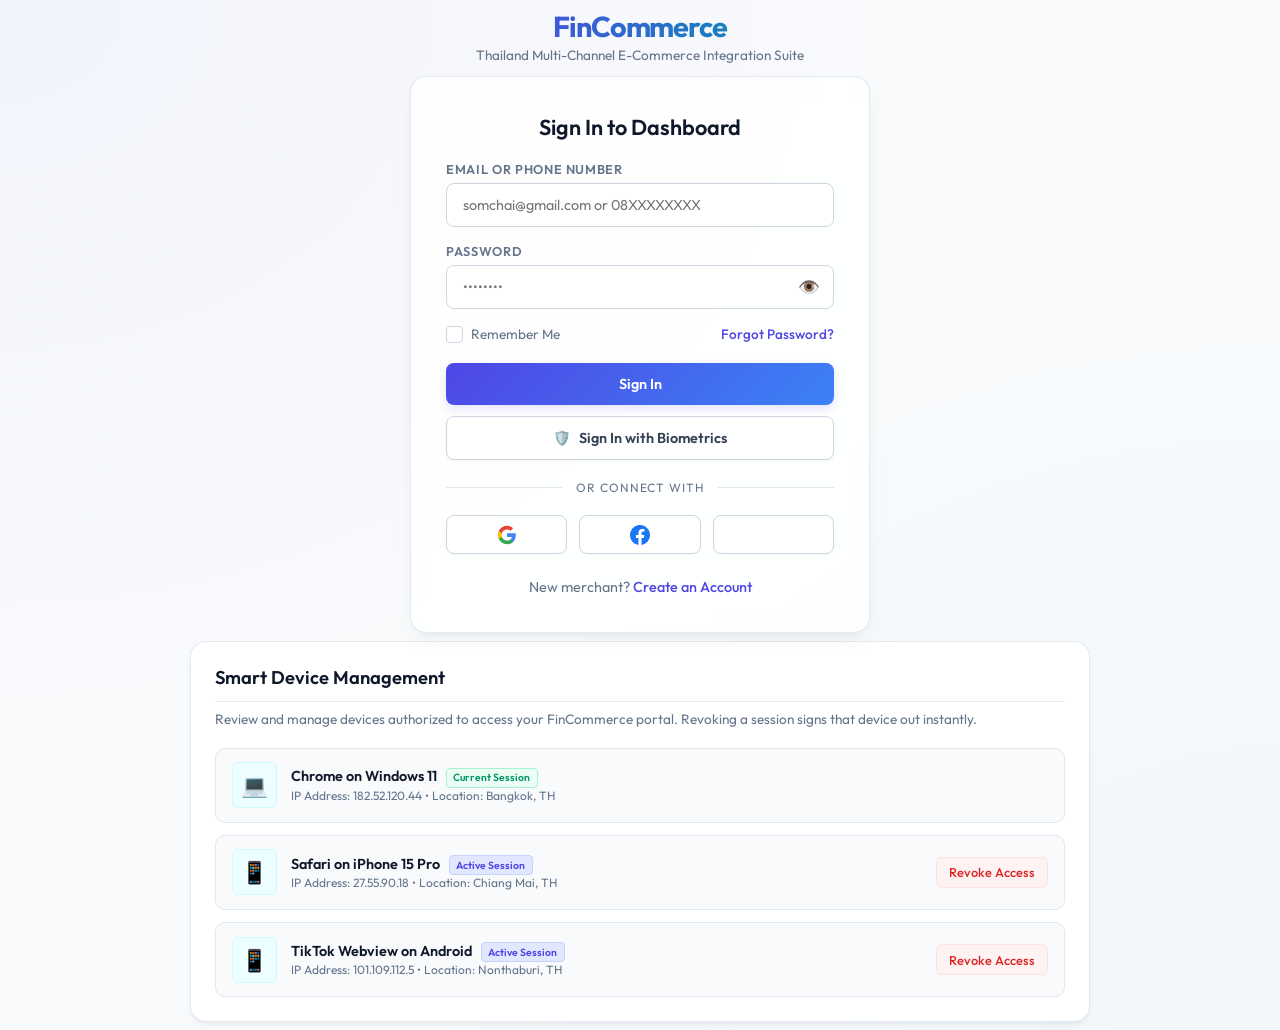
<file: web/index.html>
<!DOCTYPE html>
<html lang="en">
<head>
  <meta charset="UTF-8">
  <meta name="viewport" content="width=device-width, initial-scale=1.0">
  <meta name="description" content="Access the centralized merchant console for Lazada, Shopee, and TikTok Shop Thailand. Sync inventory, adjust pricing, and print invoices instantly.">
  <title>Login | FinCommerce - Multi-Channel Thailand E-Commerce Merchant SaaS</title>
  
  <link rel="stylesheet" href="styles.css">
</head>
<body>

  <!-- Header Section -->
  <header>
    <h1>FinCommerce</h1>
    <p>Thailand Multi-Channel E-Commerce Integration Suite</p>
  </header>

  <!-- Main Login & Dashboard Console Containers -->
  <main class="main-container">
    
    <!-- Primary Authentication Card -->
    <section class="glass-card" id="auth-card">
      
      <!-- Panel 1: Login Form -->
      <div id="login-panel" class="view-panel active">
        <h2 class="card-title">Sign In to Dashboard</h2>
        
        <!-- Social Login Connected State Badge -->
        <div id="social-profile-badge" style="display: none;">
          <!-- Rendered dynamically on successful Social Auth callback -->
        </div>
        
        <form id="login-form">
          
          <!-- Identity Input (Email / Phone) -->
          <div class="form-group">
            <label for="identity" class="form-label">Email or Phone Number</label>
            <div class="input-wrapper">
              <input type="text" id="identity" class="form-input" placeholder="somchai@gmail.com or 08XXXXXXXX" required>
            </div>
            <span id="identity-error" class="feedback-msg"></span>
          </div>

          <!-- Password Input -->
          <div class="form-group">
            <label for="password" class="form-label">Password</label>
            <div class="input-wrapper">
              <input type="password" id="password" class="form-input" placeholder="••••••••" required>
              <button type="button" id="password-toggle" class="input-icon-btn" title="Toggle password visibility">
                <span id="password-toggle-icon">👁️</span>
              </button>
            </div>
          </div>

          <!-- Failed Attempt / Captcha Triggers -->
          <div class="captcha-container" id="captcha-sec">
            <span style="font-size: 0.8rem; color: var(--color-warning);">Verify security:</span>
            <label class="checkbox-container" style="font-size: 0.85rem;">
              <input type="checkbox" id="captcha-checkbox">
              <span class="checkmark"></span>
              I am not a robot
            </label>
          </div>

          <!-- Remember Me & Forgot Password -->
          <div class="form-footer">
            <label class="checkbox-container">
              <input type="checkbox" id="remember-me">
              <span class="checkmark"></span>
              Remember Me
            </label>
            <a class="forgot-link" id="btn-forgot-trigger">Forgot Password?</a>
          </div>

          <!-- Sign In Actions -->
          <button type="submit" id="login-btn" class="btn btn-primary">Sign In</button>
          
          <button type="button" id="biometric-btn" class="btn btn-secondary">
            <span>🛡️</span> Sign In with Biometrics
          </button>
        </form>

        <div class="divider">Or Connect With</div>

        <!-- Social Sign Ins (Interactive Google, Facebook, TikTok Popups with SVGs) -->
        <div class="social-grid">
          <button type="button" class="social-btn google" data-provider="google" title="Login with Google">
            <svg viewBox="0 0 24 24" width="20" height="20" xmlns="http://www.w3.org/2000/svg">
              <path d="M22.56 12.25c0-.78-.07-1.53-.2-2.25H12v4.26h5.92c-.26 1.37-1.04 2.53-2.21 3.31v2.77h3.57c2.08-1.92 3.28-4.74 3.28-8.09z" fill="#4285F4"/>
              <path d="M12 23c2.97 0 5.46-.98 7.28-2.66l-3.57-2.77c-.98.66-2.23 1.06-3.71 1.06-2.86 0-5.29-1.93-6.16-4.53H2.18v2.84C3.99 20.53 7.7 23 12 23z" fill="#34A853"/>
              <path d="M5.84 14.09c-.22-.66-.35-1.36-.35-2.09s.13-1.43.35-2.09V7.06H2.18C1.43 8.55 1 10.22 1 12s.43 3.45 1.18 4.94l2.85-2.22.81-.63z" fill="#FBBC05"/>
              <path d="M12 5.38c1.62 0 3.06.56 4.21 1.64l3.15-3.15C17.45 2.09 14.97 1 12 1 7.7 1 3.99 3.47 2.18 7.06l3.66 2.84c.87-2.6 3.3-4.52 6.16-4.52z" fill="#EA4335"/>
            </svg>
          </button>
          <button type="button" class="social-btn facebook" data-provider="facebook" title="Login with Facebook">
            <svg viewBox="0 0 24 24" width="20" height="20" xmlns="http://www.w3.org/2000/svg" fill="#1877F2">
              <path d="M24 12.073c0-6.627-5.373-12-12-12s-12 5.373-12 12c0 5.99 4.388 10.954 10.125 11.854v-8.385H7.078v-3.47h3.047V9.43c0-3.007 1.792-4.669 4.533-4.669 1.312 0 2.686.235 2.686.235v2.953H15.83c-1.491 0-1.956.925-1.956 1.874v2.25h3.328l-.532 3.47h-2.796v8.385C19.612 23.027 24 18.062 24 12.073z"/>
            </svg>
          </button>
          <button type="button" class="social-btn tiktok" data-provider="tiktok" title="Login with TikTok">
            <svg viewBox="0 0 24 24" width="20" height="20" xmlns="http://www.w3.org/2000/svg" fill="#FFFFFF">
              <path d="M12.53.02C13.84 0 15.14.01 16.44 0c.08 1.53.63 3.09 1.75 4.17 1.12 1.11 2.7 1.62 4.24 1.79v4.03c-1.44-.07-2.88-.54-4.05-1.4-1.17-.86-1.96-2.18-2.22-3.61-.02 2.44-.01 4.88-.01 7.32 0 1.36-.27 2.77-.92 3.98-.65 1.21-1.68 2.2-2.91 2.77-1.23.57-2.65.77-3.99.57-1.34-.2-2.62-.89-3.56-1.87S3.2 15.22 3.04 13.88c-.16-1.34.02-2.76.57-3.99s1.51-2.28 2.72-2.92c1.21-.64 2.62-.91 3.98-.9v4.14c-1.07-.02-2.18.23-3.06.87-.88.64-1.42 1.7-1.46 2.8-.04 1.1.4 2.22 1.2 2.94.8.72 1.95 1.05 3.01.91 1.06-.14 2.01-.83 2.48-1.79.47-.96.55-2.09.55-3.15V.02h.1z"/>
            </svg>
          </button>
        </div>

        <p style="text-align: center; font-size: 0.9rem; color: var(--color-text-muted); margin-top: 1.5rem;">
          New merchant? <a href="register.html" class="forgot-link">Create an Account</a>
        </p>
      </div>

      <!-- Panel 2: Two-Step Verification View (Triggered dynamically) -->
      <div id="mfa-panel" class="view-panel">
        <h2 class="card-title">2-Step Verification</h2>
        <p style="text-align: center; font-size: 0.85rem; color: var(--color-text-muted); margin-bottom: 1rem;">
          Enter the 6-digit verification code sent to your device.
        </p>

        <form id="mfa-form">
          <div class="otp-container">
            <input type="text" maxlength="1" class="otp-input" pattern="[0-9]" inputmode="numeric" required>
            <input type="text" maxlength="1" class="otp-input" pattern="[0-9]" inputmode="numeric" required>
            <input type="text" maxlength="1" class="otp-input" pattern="[0-9]" inputmode="numeric" required>
            <input type="text" maxlength="1" class="otp-input" pattern="[0-9]" inputmode="numeric" required>
            <input type="text" maxlength="1" class="otp-input" pattern="[0-9]" inputmode="numeric" required>
            <input type="text" maxlength="1" class="otp-input" pattern="[0-9]" inputmode="numeric" required>
          </div>

          <div style="text-align: center; margin-bottom: 1.5rem; font-size: 0.9rem;">
            <span id="mfa-timer" style="color: var(--color-secondary); font-weight: 500;">01:00</span>
          </div>

          <button type="button" id="resend-otp" class="btn btn-secondary" style="margin-bottom: 0.5rem;" disabled>Resend Code</button>
          <button type="button" class="btn btn-primary" onclick="alert('Verification code bypass logic:\nPlease complete all 6 inputs to automatically verify.')">Verify Code</button>
        </form>
      </div>

    </section>

    <!-- Smart Device Management Console Card -->
    <section class="device-manager-card" id="device-console">
      <h3 style="font-size: 1.15rem; font-weight: 600; border-bottom: 1px solid var(--glass-border); padding-bottom: 0.75rem;">
        Smart Device Management
      </h3>
      <p style="font-size: 0.85rem; color: var(--color-text-muted); margin-top: 0.5rem;">
        Review and manage devices authorized to access your FinCommerce portal. Revoking a session signs that device out instantly.
      </p>

      <!-- Active sessions rendering node -->
      <div class="device-list" id="active-device-list">
        <!-- Javascript renders sessions here -->
      </div>
    </section>

  </main>

  <!-- Forgot Username & Password Self-Service Recovery Modal Overlay -->
  <div class="modal-overlay" id="recovery-modal">
    <div class="modal-content">
      <button class="modal-close-btn" id="recovery-modal-close" title="Close dialog">&times;</button>
      <h3 style="font-size: 1.25rem; margin-bottom: 1rem;">Account Recovery Center</h3>
      
      <!-- Nav tabs for recovery modes -->
      <div class="tab-nav">
        <button class="tab-btn active" id="tab-btn-email">Email Link Recovery</button>
        <button class="tab-btn" id="tab-btn-sms">SMS OTP Recovery</button>
      </div>

      <!-- Recovery Panel 1: Email Link -->
      <div class="modal-panel active" id="panel-email-recovery">
        <p style="font-size: 0.85rem; color: var(--color-text-muted); margin-bottom: 1rem;">
          Provide your registered merchant email address. We will email a secure, single-use login recovery link.
        </p>
        <form id="email-recovery-form">
          <div class="form-group">
            <label for="recovery-email-input" class="form-label">Email Address</label>
            <input type="email" id="recovery-email-input" class="form-input" placeholder="somchai@gmail.com" required>
          </div>
          <button type="submit" class="btn btn-primary">Dispatch Recovery Link</button>
        </form>
      </div>

      <!-- Recovery Panel 2: SMS OTP -->
      <div class="modal-panel" id="panel-sms-recovery">
        <p style="font-size: 0.85rem; color: var(--color-text-muted); margin-bottom: 1rem;">
          Provide your registered Thailand mobile phone number. We will dispatch a 6-digit verification code.
        </p>
        
        <!-- Sub-Step 1: Request OTP -->
        <div id="sms-step-request">
          <form id="sms-recovery-request-form">
            <div class="form-group">
              <label for="recovery-phone-input" class="form-label">Mobile Number</label>
              <input type="tel" id="recovery-phone-input" class="form-input" placeholder="08XXXXXXXX" required>
            </div>
            <button type="submit" class="btn btn-primary">Send OTP Code</button>
          </form>
        </div>

        <!-- Sub-Step 2: Enter OTP & Verify (Hidden initially) -->
        <div id="sms-step-verify" style="display: none;">
          <form id="sms-recovery-verify-form">
            <div class="form-group">
              <label for="recovery-otp-code" class="form-label">Enter 6-digit Code</label>
              <input type="text" id="recovery-otp-code" class="form-input" placeholder="123456" maxlength="6" pattern="[0-9]{6}" required>
            </div>
            <button type="submit" class="btn btn-primary">Verify Code</button>
          </form>
        </div>

        <!-- Sub-Step 3: Reset Password (Hidden initially) -->
        <div id="sms-step-reset" style="display: none;">
          <form id="sms-recovery-reset-form">
            <div class="form-group">
              <label for="recovery-new-password" class="form-label">Enter New Password</label>
              <input type="password" id="recovery-new-password" class="form-input" placeholder="••••••••" required>
              <span id="rec-pwd-strength-msg" class="feedback-msg"></span>
              <span id="rec-pwd-leak-msg" class="feedback-msg"></span>
            </div>
            <button type="submit" class="btn btn-primary">Reset Password</button>
          </form>
        </div>

      </div>
    </div>
  </div>

  <!-- Script Injection -->
  <script src="app.js"></script>
</body>
</html>
</file>
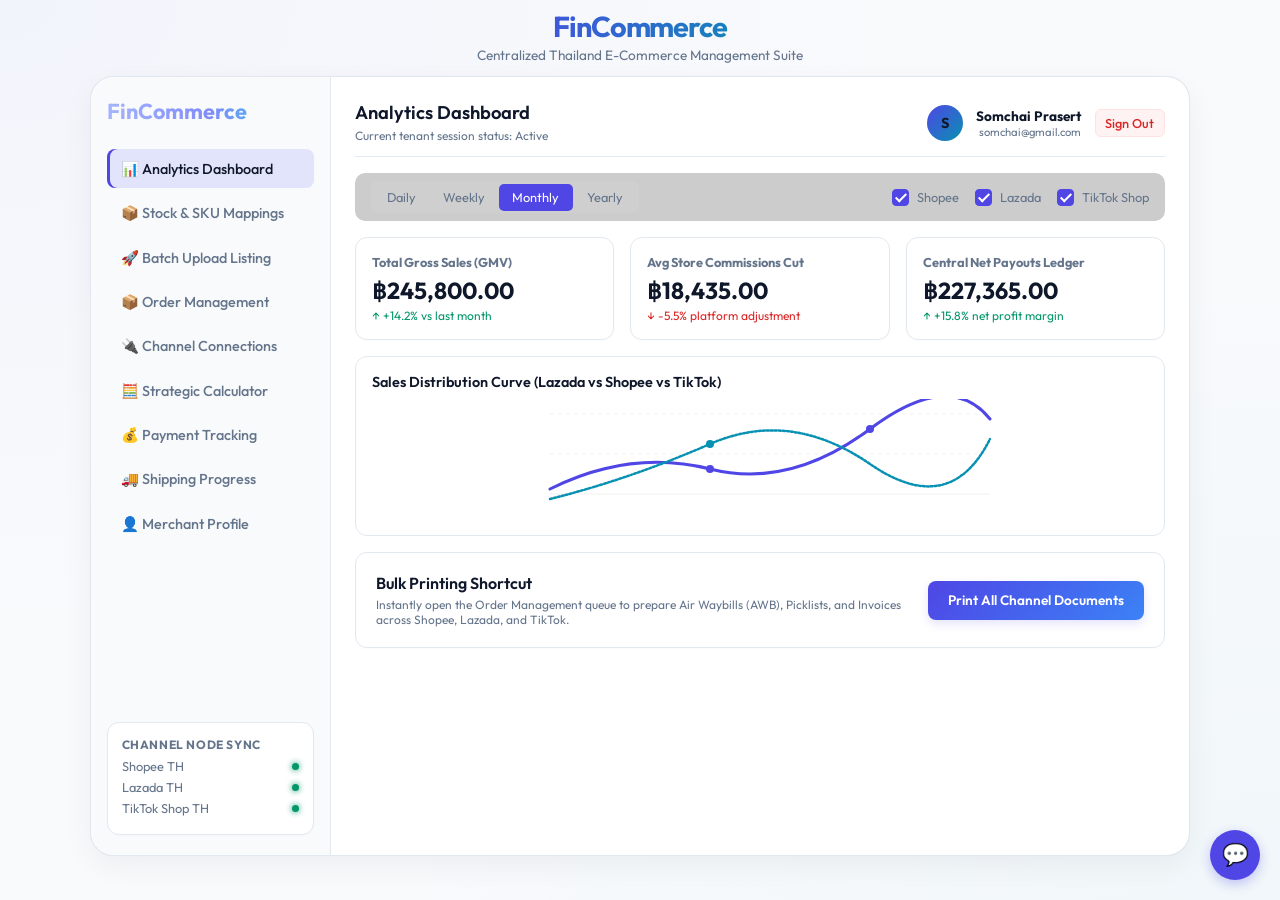
<file: web/dashboard.html>
<!DOCTYPE html>
<html lang="en">
<head>
  <meta charset="UTF-8">
  <meta name="viewport" content="width=device-width, initial-scale=1.0">
  <title>Dashboard | FinCommerce Multi-Channel Seller Portal</title>
  
  <link rel="stylesheet" href="styles.css">
  
  <!-- Add FontAwesome style or standard symbols inline -->
  <style>
    /* Dashboard specific layout structures */
    .dashboard-layout {
      display: flex;
      width: 100%;
      height: calc(100vh - 110px);
      max-height: 780px;
      background: var(--glass-bg);
      backdrop-filter: blur(20px);
      -webkit-backdrop-filter: blur(20px);
      border: 1px solid var(--glass-border);
      border-radius: 24px;
      overflow: hidden;
      box-shadow: 0 30px 60px rgba(0,0,0,0.5);
    }
    
    /* Sidebar Navigation */
    .sidebar {
      width: 240px;
      background: rgba(3, 7, 18, 0.6);
      border-right: 1px solid var(--glass-border);
      padding: 1.25rem 1rem;
      display: flex;
      flex-direction: column;
      gap: 1.5rem;
    }
    
    .sidebar-brand h2 {
      font-size: 1.35rem;
      font-weight: 700;
      background: linear-gradient(to right, #a5b4fc, #818cf8, #22d3ee);
      -webkit-background-clip: text;
      -webkit-text-fill-color: transparent;
    }
    
    .sidebar-menu {
      display: flex;
      flex-direction: column;
      gap: 0.35rem;
      list-style: none;
    }
    
    .menu-item button {
      width: 100%;
      background: none;
      border: none;
      color: var(--color-text-muted);
      font-family: inherit;
      font-size: 0.9rem;
      font-weight: 500;
      padding: 0.65rem 0.85rem;
      text-align: left;
      border-radius: 8px;
      cursor: pointer;
      display: flex;
      align-items: center;
      gap: 0.65rem;
      transition: var(--transition-smooth);
    }
    
    .menu-item.active button, .menu-item button:hover {
      background: rgba(99, 102, 241, 0.15);
      color: var(--color-text-main);
      box-shadow: inset 3px 0 0 var(--color-primary);
    }
    
    .channel-status-box {
      margin-top: auto;
      background: rgba(255,255,255,0.03);
      border: 1px solid var(--glass-border);
      border-radius: 12px;
      padding: 0.85rem;
    }
    
    .channel-status-box h4 {
      font-size: 0.75rem;
      color: var(--color-text-muted);
      text-transform: uppercase;
      letter-spacing: 0.05em;
      margin-bottom: 0.4rem;
    }
    
    .channel-indicator {
      display: flex;
      align-items: center;
      justify-content: space-between;
      font-size: 0.8rem;
      margin-bottom: 0.3rem;
    }
    
    .status-dot {
      width: 7px;
      height: 7px;
      border-radius: 50%;
      background: var(--color-success);
      box-shadow: 0 0 6px var(--color-success);
    }
    
    /* Content Panel */
    .content-area {
      flex: 1;
      padding: 1.5rem;
      display: flex;
      flex-direction: column;
      gap: 1rem;
      overflow-y: auto;
    }
    
    .content-header {
      display: flex;
      justify-content: space-between;
      align-items: center;
      border-bottom: 1px solid var(--glass-border);
      padding-bottom: 0.75rem;
    }
    
    .merchant-profile {
      display: flex;
      align-items: center;
      gap: 0.85rem;
    }
    
    .profile-pic {
      width: 36px;
      height: 36px;
      border-radius: 50%;
      background: linear-gradient(135deg, var(--color-primary), var(--color-secondary));
      display: flex;
      align-items: center;
      justify-content: center;
      font-weight: 700;
      font-size: 0.9rem;
    }
    
    /* Dynamic Panels */
    .dashboard-panel {
      display: none;
      animation: fadeIn 0.4s ease;
    }
    
    .dashboard-panel.active {
      display: block;
    }
    
    /* Analytics Cards Grid */
    .metrics-grid {
      display: grid;
      grid-template-columns: repeat(auto-fit, minmax(200px, 1fr));
      gap: 1rem;
      margin-bottom: 1rem;
    }
    
    .metric-card {
      background: rgba(255,255,255,0.03);
      border: 1px solid var(--glass-border);
      border-radius: 12px;
      padding: 1rem;
    }
    
    .metric-card h4 {
      color: var(--color-text-muted);
      font-size: 0.8rem;
      margin-bottom: 0.35rem;
    }
    
    .metric-card .value {
      font-size: 1.45rem;
      font-weight: 700;
      color: var(--color-text-main);
    }
    
    .metric-card .change {
      font-size: 0.75rem;
      margin-top: 0.2rem;
    }
    
    .change.positive { color: var(--color-success); }
    .change.negative { color: var(--color-error); }
    
    /* Toggle filter group */
    .filter-bar {
      display: flex;
      justify-content: space-between;
      align-items: center;
      background: rgba(0,0,0,0.2);
      padding: 0.5rem 1rem;
      border-radius: 10px;
      margin-bottom: 1rem;
      flex-wrap: wrap;
      gap: 0.85rem;
    }
    
    .toggle-buttons {
      display: flex;
      background: rgba(255,255,255,0.05);
      border-radius: 6px;
      padding: 0.15rem;
    }
    
    .toggle-btn {
      background: none;
      border: none;
      color: var(--color-text-muted);
      padding: 0.35rem 0.85rem;
      font-size: 0.8rem;
      cursor: pointer;
      border-radius: 5px;
      font-family: inherit;
      transition: var(--transition-smooth);
    }
    
    .toggle-btn.active {
      background: var(--color-primary);
      color: #fff;
    }
    
    .checkbox-group {
      display: flex;
      gap: 1rem;
    }
    
    /* SVG Chart */
    .chart-container {
      background: rgba(255,255,255,0.02);
      border: 1px solid var(--glass-border);
      border-radius: 12px;
      padding: 1rem;
      margin-bottom: 1rem;
    }
    
    .chart-wrapper {
      position: relative;
      height: 120px;
      width: 100%;
    }
    
    /* Tables */
    .data-table-container {
      width: 100%;
      overflow-x: auto;
      background: rgba(0, 0, 0, 0.2);
      border-radius: 12px;
      border: 1px solid var(--glass-border);
    }
    
    .data-table {
      width: 100%;
      border-collapse: collapse;
      text-align: left;
      font-size: 0.85rem;
    }
    
    .data-table th {
      background: rgba(99, 102, 241, 0.15);
      color: var(--color-text-main);
      padding: 0.75rem 1rem;
      font-weight: 600;
      border-bottom: 1px solid var(--glass-border);
    }
    
    .data-table td {
      padding: 0.75rem 1rem;
      border-bottom: 1px solid rgba(255,255,255,0.03);
      color: var(--color-text-muted);
    }
    
    .data-table tr:hover td {
      background: rgba(255,255,255,0.02);
      color: var(--color-text-main);
    }
    
    .table-mapping-box {
      font-size: 0.7rem;
      background: rgba(255,255,255,0.05);
      padding: 0.2rem 0.4rem;
      border-radius: 4px;
      display: inline-block;
      margin-right: 0.2rem;
    }
    
    /* strategic pricing calculator */
    .calculator-grid {
      display: grid;
      grid-template-columns: 1fr 1fr;
      gap: 1.5rem;
    }
    
    .slider-group {
      margin-bottom: 1.25rem;
    }
    
    .slider-header {
      display: flex;
      justify-content: space-between;
      margin-bottom: 0.4rem;
      font-size: 0.85rem;
    }
    
    .calc-slider {
      width: 100%;
      -webkit-appearance: none;
      background: rgba(255,255,255,0.1);
      height: 5px;
      border-radius: 2px;
      outline: none;
    }
    
    .calc-slider::-webkit-slider-thumb {
      -webkit-appearance: none;
      width: 16px;
      height: 16px;
      border-radius: 50%;
      background: var(--color-secondary);
      cursor: pointer;
      box-shadow: 0 0 6px var(--color-secondary);
      transition: var(--transition-smooth);
    }
    
    .calc-result-box {
      background: rgba(99, 102, 241, 0.08);
      border: 1.5px dashed var(--color-primary);
      border-radius: 12px;
      padding: 1.5rem;
      display: flex;
      flex-direction: column;
      justify-content: center;
      align-items: center;
      gap: 1rem;
    }
    
    /* Print fulfillment logs panel */
    .print-console {
      background: rgba(0,0,0,0.5);
      border: 1px solid var(--glass-border);
      border-radius: 10px;
      padding: 0.75rem;
      font-family: 'Courier New', Courier, monospace;
      font-size: 0.75rem;
      height: 80px;
      overflow-y: auto;
      color: #34d399;
    }
    
    /* Alert Settings overlay dialog */
    .alert-config-overlay {
      position: fixed;
      top: 0; left: 0; width: 100%; height: 100%;
      background: rgba(3, 7, 18, 0.8);
      backdrop-filter: blur(8px);
      z-index: 1000;
      display: none;
      align-items: center;
      justify-content: center;
    }
    .alert-config-overlay.active {
      display: flex;
    }
  </style>
</head>
<body>

  <!-- Header Section -->
  <header style="margin-bottom: 0.75rem;">
    <h1 style="font-size: 1.8rem;">FinCommerce</h1>
    <p style="font-size: 0.85rem; margin-top: 0.15rem;">Centralized Thailand E-Commerce Management Suite</p>
  </header>

  <!-- Main Container Layout -->
  <main class="main-container" style="max-width: 1100px; gap: 0;">
    
    <div class="dashboard-layout">
      
      <!-- 1. Left Sidebar Navigation -->
      <aside class="sidebar">
        <div class="sidebar-brand">
          <h2>FinCommerce</h2>
        </div>
        
        <ul class="sidebar-menu">
          <li class="menu-item active" data-target="panel-analytics">
            <button>📊 Analytics Dashboard</button>
          </li>
          <li class="menu-item" data-target="panel-inventory">
            <button>📦 Stock & SKU Mappings</button>
          </li>
          <li class="menu-item" data-target="panel-uploads">
            <button>🚀 Batch Upload Listing</button>
          </li>
          <li class="menu-item" data-target="panel-orders">
            <button>📦 Order Management</button>
          </li>
          <li class="menu-item" data-target="panel-connections">
            <button>🔌 Channel Connections</button>
          </li>
          <li class="menu-item" data-target="panel-calculator">
            <button>🧮 Strategic Calculator</button>
          </li>
          <li class="menu-item" data-target="panel-payments">
            <button>💰 Payment Tracking</button>
          </li>
          <li class="menu-item" data-target="panel-shipping">
            <button>🚚 Shipping Progress</button>
          </li>
          <li class="menu-item" data-target="panel-profile">
            <button>👤 Merchant Profile</button>
          </li>
        </ul>
        
        <!-- Live Store Sync Indicators -->
        <div class="channel-status-box">
          <h4>Channel Node Sync</h4>
          <div class="channel-indicator">
            <span>Shopee TH</span>
            <span class="status-dot"></span>
          </div>
          <div class="channel-indicator">
            <span>Lazada TH</span>
            <span class="status-dot"></span>
          </div>
          <div class="channel-indicator">
            <span>TikTok Shop TH</span>
            <span class="status-dot"></span>
          </div>
        </div>
      </aside>

      <!-- 2. Main Content Panels -->
      <section class="content-area">
        
        <!-- Top Navbar -->
        <div class="content-header">
          <div>
            <h2 id="active-panel-title" style="font-size: 1.15rem; font-weight: 600;">Analytics Dashboard</h2>
            <span style="font-size: 0.75rem; color: var(--color-text-muted);">Current tenant session status: Active</span>
          </div>
          
          <div class="merchant-profile">
            <div class="profile-pic">S</div>
            <div style="text-align: right;">
              <h4 style="font-size: 0.85rem;" id="nav-merchant-name">Somchai Prasert</h4>
              <p style="font-size: 0.7rem; color: var(--color-text-muted);" id="nav-merchant-email">somchai@gmail.com</p>
            </div>
            <button class="revoke-btn" style="padding: 0.3rem 0.6rem; font-size: 0.8rem;" onclick="location.href='index.html'">Sign Out</button>
          </div>
        </div>

        <!-- Panel 1: Analytics & Reports (Default) -->
        <div id="panel-analytics" class="dashboard-panel active">
          
          <!-- Filters (Daily/Weekly/Monthly + Platform exclusions) -->
          <div class="filter-bar">
            <div class="toggle-buttons">
              <button class="toggle-btn" data-time="daily">Daily</button>
              <button class="toggle-btn" data-time="weekly">Weekly</button>
              <button class="toggle-btn active" data-time="monthly">Monthly</button>
              <button class="toggle-btn" data-time="yearly">Yearly</button>
            </div>
            
            <div class="checkbox-group">
              <label class="checkbox-container" style="font-size: 0.8rem;">
                <input type="checkbox" checked id="filter-shopee">
                <span class="checkmark"></span>
                Shopee
              </label>
              <label class="checkbox-container" style="font-size: 0.8rem;">
                <input type="checkbox" checked id="filter-lazada">
                <span class="checkmark"></span>
                Lazada
              </label>
              <label class="checkbox-container" style="font-size: 0.8rem;">
                <input type="checkbox" checked id="filter-tiktok">
                <span class="checkmark"></span>
                TikTok Shop
              </label>
            </div>
          </div>

          <!-- Payout Metrics Cards -->
          <div class="metrics-grid">
            <div class="metric-card">
              <h4>Total Gross Sales (GMV)</h4>
              <div class="value" id="val-gmv">฿245,800.00</div>
              <div class="change positive">↑ +14.2% vs last month</div>
            </div>
            <div class="metric-card">
              <h4>Avg Store Commissions Cut</h4>
              <div class="value" id="val-commission">฿18,435.00</div>
              <div class="change negative">↓ -5.5% platform adjustment</div>
            </div>
            <div class="metric-card">
              <h4>Central Net Payouts Ledger</h4>
              <div class="value" id="val-payout">฿227,365.00</div>
              <div class="change positive">↑ +15.8% net profit margin</div>
            </div>
          </div>

          <!-- Dynamic SVG Sales Chart -->
          <div class="chart-container">
            <h3 style="font-size: 0.9rem; font-weight: 600; margin-bottom: 0.5rem;">Sales Distribution Curve (Lazada vs Shopee vs TikTok)</h3>
            <div class="chart-wrapper">
              <!-- Custom Animated SVG Chart -->
              <svg viewBox="0 0 500 120" width="100%" height="100%" xmlns="http://www.w3.org/2000/svg">
                <!-- Grid Lines -->
                <line x1="40" y1="15" x2="480" y2="15" stroke="rgba(255,255,255,0.05)" stroke-dasharray="4"/>
                <line x1="40" y1="55" x2="480" y2="55" stroke="rgba(255,255,255,0.05)" stroke-dasharray="4"/>
                <line x1="40" y1="95" x2="480" y2="95" stroke="rgba(255,255,255,0.08)"/>
                
                <!-- Graph Lines -->
                <path d="M40,90 Q120,50 200,70 T360,30 T480,20" fill="none" stroke="var(--color-primary)" stroke-width="3" stroke-linecap="round"/>
                <path d="M40,100 Q120,80 200,45 T360,65 T480,40" fill="none" stroke="var(--color-secondary)" stroke-width="2.5" stroke-linecap="round" stroke-dasharray="2"/>
                
                <!-- Points overlay -->
                <circle cx="200" cy="70" r="4" fill="var(--color-primary)"/>
                <circle cx="360" cy="30" r="4" fill="var(--color-primary)"/>
                <circle cx="200" cy="45" r="4" fill="var(--color-secondary)"/>
              </svg>
            </div>
          </div>

          <!-- Bulk Print AWB invoices queue panel (PP-10) -->
          <div class="metrics-grid" style="grid-template-columns: 1fr; margin-bottom: 0;">
            <div class="metric-card" style="display: flex; flex-direction: row; justify-content: space-between; align-items: center; gap: 1rem; padding: 1.25rem; flex-wrap: wrap;">
              <div style="flex: 1; min-width: 250px;">
                <h3 style="font-size: 1rem; font-weight: 600; margin-bottom: 0.25rem;">Bulk Printing Shortcut</h3>
                <p style="font-size: 0.75rem; color: var(--color-text-muted); margin: 0;">
                  Instantly open the Order Management queue to prepare Air Waybills (AWB), Picklists, and Invoices across Shopee, Lazada, and TikTok.
                </p>
              </div>
              <button class="btn btn-primary" id="btn-bulk-print" style="padding: 0.65rem 1.25rem; font-size: 0.85rem; margin: 0; width: auto; flex-shrink: 0;">Print All Channel Documents</button>
            </div>
          </div>

        </div>

        <!-- Panel 2: Stock & SKU Mappings -->
        <div id="panel-inventory" class="dashboard-panel">
          <div class="metrics-grid" style="grid-template-columns: 2fr 1.2fr; gap: 1rem; align-items: start;">
            
            <!-- Left Side: SKU catalog search and table -->
            <div class="metric-card" style="background: #ffffff; padding: 1.25rem;">
              <div class="filter-bar" style="justify-content: space-between; margin-bottom: 1rem; padding: 0;">
                <input type="text" id="inventory-search" class="form-input" style="max-width: 200px; padding: 0.45rem 0.85rem; font-size: 0.85rem;" placeholder="Search SKU or Name...">
                <div style="display: flex; gap: 0.4rem;">
                  <button class="btn btn-primary" style="width: auto; padding: 0.45rem 0.85rem; font-size: 0.8rem; margin: 0;" id="btn-add-product">
                    <span>➕</span> Add Product
                  </button>
                  <button class="btn btn-secondary" style="width: auto; padding: 0.45rem 0.85rem; font-size: 0.8rem; margin: 0;" id="btn-trigger-alert-modal">
                    <span>🔔</span> Config Alerts
                  </button>
                </div>
              </div>

              <div class="data-table-container">
                <table class="data-table" style="font-size: 0.8rem;">
                  <thead>
                    <tr>
                      <th>Master SKU</th>
                      <th>Product Name</th>
                      <th>Central Stock</th>
                      <th>Linked Platform Nodes</th>
                      <th>Price</th>
                      <th>Competitors</th>
                      <th style="text-align: center;">Actions</th>
                    </tr>
                  </thead>
                  <tbody id="inventory-table-body">
                    <!-- Dynamically populated by app.js -->
                  </tbody>
                </table>
              </div>
            </div>

            <!-- Right Side: Multi-Channel Listing Publisher (Individual Upload) -->
            <div class="metric-card" style="background: #ffffff; padding: 1.25rem;">
              <h3 style="font-size: 0.95rem; margin-bottom: 0.5rem; color: var(--color-primary); display: flex; align-items: center; gap: 0.3rem;">
                <span>🚀</span> Multi-Channel Publisher
              </h3>
              <p style="font-size: 0.75rem; color: var(--color-text-muted); margin-bottom: 1rem;">
                Manually publish a single master SKU catalog product to your Shopee, Lazada, and TikTok shop nodes in one submit.
              </p>
              
              <form id="batch-upload-form">
                <div class="form-group" style="margin-bottom: 0.75rem;">
                  <label class="form-label" style="font-size: 0.75rem;">Product Title</label>
                  <input type="text" id="single-pub-title" class="form-input" style="padding: 0.5rem; font-size: 0.8rem;" placeholder="Enter product display name" required>
                </div>
                
                <div class="metrics-grid" style="grid-template-columns: 1fr 1fr; margin-bottom: 0; gap: 0.5rem;">
                  <div class="form-group" style="margin-bottom: 0.75rem;">
                    <label class="form-label" style="font-size: 0.75rem;">Master Price (THB)</label>
                    <input type="number" id="single-pub-price" class="form-input" style="padding: 0.5rem; font-size: 0.8rem;" placeholder="299" required>
                  </div>
                  <div class="form-group" style="margin-bottom: 0.75rem;">
                    <label class="form-label" style="font-size: 0.75rem;">Warehouse Stock</label>
                    <input type="number" id="single-pub-stock" class="form-input" style="padding: 0.5rem; font-size: 0.8rem;" placeholder="100" required>
                  </div>
                </div>

                <div class="form-group" style="margin-bottom: 0.75rem;">
                  <label class="form-label" style="font-size: 0.75rem;">Target Connected Store Nodes</label>
                  <div class="checkbox-group" style="margin-top: 0.25rem;">
                    <label class="checkbox-container" style="font-size: 0.75rem;">
                      <input type="checkbox" checked id="pub-shopee">
                      <span class="checkmark"></span>
                      Shopee TH
                    </label>
                    <label class="checkbox-container" style="font-size: 0.75rem;">
                      <input type="checkbox" checked id="pub-lazada">
                      <span class="checkmark"></span>
                      Lazada TH
                    </label>
                    <label class="checkbox-container" style="font-size: 0.75rem;">
                      <input type="checkbox" checked id="pub-tiktok">
                      <span class="checkmark"></span>
                      TikTok TH
                    </label>
                  </div>
                </div>

                <button type="submit" class="btn btn-primary" style="padding: 0.65rem; font-size: 0.85rem; margin-top: 0.5rem; width: 100%;">Publish to Selected Platforms</button>
              </form>
            </div>

          </div>
        </div>

        <!-- Panel 3: Batch Upload Listing -->
        <div id="panel-uploads" class="dashboard-panel">
          <div class="metrics-grid" style="grid-template-columns: 1fr; gap: 1rem;">
            
            <!-- Bulk Upload Container Card -->
            <div class="metric-card" style="display: flex; flex-direction: column; justify-content: space-between; gap: 1.25rem; background: #ffffff; padding: 1.5rem;">
              <div>
                <h3 style="font-size: 1.05rem; margin-bottom: 0.4rem; color: var(--color-primary);">Bulk Excel CSV Upload</h3>
                <p style="font-size: 0.8rem; color: var(--color-text-muted);">
                  Configure target platform checkboxes, then drag and drop your completed catalog Excel/CSV templates to execute bulk mappings.
                </p>
              </div>

              <!-- Checkbox selection for Batch Excel Upload -->
              <div class="form-group" style="margin-bottom: 0.25rem;">
                <label class="form-label" style="font-size: 0.8rem; font-weight:600;">Sync Excel Rows To:</label>
                <div class="checkbox-group" style="margin-top: 0.4rem;">
                  <label class="checkbox-container" style="font-size: 0.8rem;">
                    <input type="checkbox" checked id="batch-shopee">
                    <span class="checkmark"></span>
                    Shopee TH
                  </label>
                  <label class="checkbox-container" style="font-size: 0.8rem;">
                    <input type="checkbox" checked id="batch-lazada">
                    <span class="checkmark"></span>
                    Lazada TH
                  </label>
                  <label class="checkbox-container" style="font-size: 0.8rem;">
                    <input type="checkbox" checked id="batch-tiktok">
                    <span class="checkmark"></span>
                    TikTok TH
                  </label>
                </div>
              </div>
              
              <!-- Drag and drop zone -->
              <div id="excel-drop-zone" style="border: 2px dashed var(--glass-border); border-radius: 12px; padding: 2.5rem 2rem; text-align: center; cursor: pointer; background: rgba(255,255,255,0.01);" onclick="document.getElementById('excel-file-input').click()">
                <input type="file" id="excel-file-input" style="display: none;" accept=".xlsx, .xls, .csv">
                <span style="font-size: 2rem;">📤</span>
                <p style="font-size: 0.8rem; margin-top: 0.5rem; color: var(--color-text-muted);" id="excel-drop-text">Drag & Drop spreadsheet here or click to browse files</p>
              </div>
            </div>

          </div>

          <!-- Batch Upload User Guide & Excel Template Schema -->
          <div class="metric-card" style="margin-top: 1rem;">
            <h3 style="font-size: 0.95rem; margin-bottom: 0.5rem; color: var(--color-primary); display: flex; align-items: center; gap: 0.4rem;">
              <span>📋</span> Batch Upload Template Instructions
            </h3>
            <p style="font-size: 0.75rem; color: var(--color-text-muted); margin-bottom: 0.75rem;">
              Please format your catalog Excel/CSV document with the exact column headers shown below before dragging it into the upload box:
            </p>
            
            <div class="data-table-container" style="margin-bottom: 0.75rem; max-height: 160px; overflow-y: auto;">
              <table class="data-table" style="font-size: 0.75rem;">
                <thead>
                  <tr>
                    <th>Header Column</th>
                    <th>Data Type</th>
                    <th>Required</th>
                    <th>Sample Entry</th>
                    <th>Mapping Action & Rules</th>
                  </tr>
                </thead>
                <tbody>
                  <tr>
                    <td style="font-weight:600; color:var(--color-text-main);">master_sku</td>
                    <td>String</td>
                    <td>Yes</td>
                    <td><code>FIN-T-RED</code></td>
                    <td>Central unique SKU map key. Used to sync stock adjustments.</td>
                  </tr>
                  <tr>
                    <td style="font-weight:600; color:var(--color-text-main);">product_name</td>
                    <td>String</td>
                    <td>Yes</td>
                    <td><code>Premium Red T-Shirt</code></td>
                    <td>Display title used when creating listings.</td>
                  </tr>
                  <tr>
                    <td style="font-weight:600; color:var(--color-text-main);">cost_price</td>
                    <td>Decimal</td>
                    <td>Yes</td>
                    <td><code>150.00</code></td>
                    <td>Cost of goods (COGS) used for margin alerts.</td>
                  </tr>
                  <tr>
                    <td style="font-weight:600; color:var(--color-text-main);">selling_price</td>
                    <td>Decimal</td>
                    <td>Yes</td>
                    <td><code>299.00</code></td>
                    <td>Listing price published to selected shop fronts.</td>
                  </tr>
                  <tr>
                    <td style="font-weight:600; color:var(--color-text-main);">stock_level</td>
                    <td>Integer</td>
                    <td>Yes</td>
                    <td><code>142</code></td>
                    <td>Physical warehouse inventory count to allocate.</td>
                  </tr>
                  <tr>
                    <td style="font-weight:600; color:var(--color-text-main);">shopee_sku</td>
                    <td>String</td>
                    <td>No</td>
                    <td><code>SH-RED-T</code></td>
                    <td>Optional custom mapping ID on Shopee front.</td>
                  </tr>
                  <tr>
                    <td style="font-weight:600; color:var(--color-text-main);">lazada_sku</td>
                    <td>String</td>
                    <td>No</td>
                    <td><code>LZ-RED-T</code></td>
                    <td>Optional custom mapping ID on Lazada front.</td>
                  </tr>
                  <tr>
                    <td style="font-weight:600; color:var(--color-text-main);">tiktok_sku</td>
                    <td>String</td>
                    <td>No</td>
                    <td><code>TT-RED-T</code></td>
                    <td>Optional custom mapping ID on TikTok front.</td>
                  </tr>
                </tbody>
              </table>
            </div>

            <div style="display: flex; justify-content: space-between; align-items: center; flex-wrap: wrap; gap: 0.5rem;">
              <span style="font-size: 0.75rem; color: var(--color-text-muted);">
                💡 Tip: Download our empty spreadsheet, fill in your product catalog, select target shops above, and upload.
              </span>
              <button type="button" class="btn btn-secondary" style="width: auto; padding: 0.35rem 0.75rem; font-size: 0.75rem; margin: 0; display: flex; align-items: center; gap: 0.3rem;" onclick="downloadSampleTemplate()">
                <span>📥</span> Download Template (.csv)
              </button>
            </div>
          </div>

        <!-- Panel 10: Order Management Dashboard -->
        <div id="panel-orders" class="dashboard-panel">
          <div style="margin-bottom: 1.25rem;">
            <h2 style="font-size: 1.25rem; font-weight: 600; color: var(--color-text-main);">Order Management Dashboard</h2>
            <p style="font-size: 0.8rem; color: var(--color-text-muted);">Process multi-channel buyer orders. Accept bookings, cancel transactions, and print logistic packages.</p>
          </div>

          <!-- Multi-action Command Bar -->
          <div class="metric-card" style="background: #ffffff; padding: 1rem; margin-bottom: 1rem;">
            <div style="display: flex; justify-content: space-between; align-items: center; flex-wrap: wrap; gap: 0.75rem;">
              <div style="display: flex; gap: 0.5rem; flex: 1; min-width: 250px;">
                <input type="text" id="order-search" class="form-input" style="padding: 0.45rem 0.85rem; font-size: 0.8rem; max-width: 250px;" placeholder="Search Order ID or Name...">
                <select id="order-status-filter" class="form-input" style="max-width: 150px; padding: 0.45rem; font-size: 0.8rem;">
                  <option value="ALL">All Statuses</option>
                  <option value="New Order">New Order</option>
                  <option value="Ready to Ship">Ready to Ship</option>
                  <option value="Shipped">Shipped</option>
                  <option value="Cancelled">Cancelled</option>
                </select>
              </div>
              <div style="display: flex; gap: 0.5rem; flex-wrap: wrap;">
                <button type="button" id="btn-accept-selected" class="btn btn-primary" style="padding: 0.45rem 0.85rem; font-size: 0.75rem; margin: 0; width: auto;">Accept Selected</button>
                <button type="button" id="btn-print-awb" class="btn btn-secondary" style="padding: 0.45rem 0.85rem; font-size: 0.75rem; margin: 0; width: auto; border-color: var(--color-primary); color: var(--color-primary);">Print AWB</button>
                <button type="button" id="btn-print-invoice" class="btn btn-secondary" style="padding: 0.45rem 0.85rem; font-size: 0.75rem; margin: 0; width: auto; border-color: var(--color-secondary); color: var(--color-secondary);">Print Invoice</button>
                <button type="button" id="btn-print-picklist" class="btn btn-secondary" style="padding: 0.45rem 0.85rem; font-size: 0.75rem; margin: 0; width: auto;">Print Picklist</button>
              </div>
            </div>
          </div>

          <!-- Document Printing Live Console Log Box -->
          <div class="metric-card" style="background: #0f172a; color: #38bdf8; font-family: monospace; font-size: 0.75rem; padding: 1rem; border-radius: 12px; margin-bottom: 1rem; display: none;" id="order-print-console">
            <div style="display: flex; justify-content: space-between; border-bottom: 1px solid #334155; padding-bottom: 0.35rem; margin-bottom: 0.5rem; color: #94a3b8;">
              <span>Thermal Printing Queue Logs</span>
              <button id="close-print-console" style="background: none; border: none; color: #ef4444; font-weight: bold; cursor: pointer; font-size: 0.95rem; line-height:1;">&times;</button>
            </div>
            <div id="order-print-log-lines" style="max-height: 120px; overflow-y: auto; display: flex; flex-direction: column; gap: 0.25rem;">
              <!-- Compilation output rows injected by JS -->
            </div>
          </div>

          <!-- Main Orders Grid Table -->
          <div class="metric-card" style="background: #ffffff; padding: 1.25rem;">
            <div class="data-table-container" style="max-height: 250px; overflow-y: auto;">
              <table class="data-table" style="font-size: 0.75rem;">
                <thead>
                  <tr>
                    <th style="width: 30px; text-align: center;"><input type="checkbox" id="orders-select-all"></th>
                    <th>Order ID</th>
                    <th>Customer Name</th>
                    <th>Channel</th>
                    <th>Order Date</th>
                    <th>Total Amount</th>
                    <th>Payment Method</th>
                    <th>Current Status</th>
                    <th style="text-align: center;">Order Actions</th>
                  </tr>
                </thead>
                <tbody id="orders-table-body">
                  <!-- Dynamic order rows populated by app.js -->
                </tbody>
              </table>
            </div>
          </div>
        </div>

        <!-- Panel 4: Store Connections -->
        <div id="panel-connections" class="dashboard-panel">
          <div class="metrics-grid" style="grid-template-columns: 1fr;">
            
            <div class="metric-card" style="display: flex; justify-content: space-between; align-items: center; padding: 1rem;">
              <div>
                <h4 style="color:var(--color-text-main); font-size:0.95rem; font-weight:600;">Shopee Thailand</h4>
                <p style="font-size: 0.75rem; color: var(--color-text-muted);">Store ID: sh_th_99011 • Connected</p>
              </div>
              <button class="btn btn-secondary" style="width:auto; padding: 0.4rem 0.85rem; font-size: 0.8rem;" onclick="alert('Redirecting to Shopee Open Partner Oauth gateway...')">Re-auth Store</button>
            </div>

            <div class="metric-card" style="display: flex; justify-content: space-between; align-items: center; padding: 1rem;">
              <div>
                <h4 style="color:var(--color-text-main); font-size:0.95rem; font-weight:600;">Lazada Thailand</h4>
                <p style="font-size: 0.75rem; color: var(--color-text-muted);">Store ID: lz_th_00284 • Connected</p>
              </div>
              <button class="btn btn-secondary" style="width:auto; padding: 0.4rem 0.85rem; font-size: 0.8rem;" onclick="alert('Redirecting to Lazada Open Platform Oauth gateway...')">Re-auth Store</button>
            </div>

            <div class="metric-card" style="display: flex; justify-content: space-between; align-items: center; padding: 1rem;">
              <div>
                <h4 style="color:var(--color-text-main); font-size:0.95rem; font-weight:600;">TikTok Shop Thailand</h4>
                <p style="font-size: 0.75rem; color: var(--color-text-muted);">Store ID: tt_th_88102 • Connected</p>
              </div>
              <button class="btn btn-secondary" style="width:auto; padding: 0.4rem 0.85rem; font-size: 0.8rem;" onclick="alert('Redirecting to TikTok Service Oauth gateway...')">Re-auth Store</button>
            </div>

          </div>
        </div>

        <!-- Panel 5: Strategic pricing calculator -->
        <div id="panel-calculator" class="dashboard-panel">
          <div class="calculator-grid">
            
            <div class="metric-card">
              <h3 style="font-size: 1rem; margin-bottom: 1.25rem;">Target pricing simulator</h3>
              
              <!-- Cost Slider -->
              <div class="slider-group">
                <div class="slider-header">
                  <span>Product Base Cost Price</span>
                  <span id="label-cost-val" style="font-weight: 600; color: var(--color-text-main);">฿150.00</span>
                </div>
                <input type="range" class="calc-slider" id="slider-cost" min="10" max="1000" value="150">
              </div>

              <!-- Commission Rate Slider -->
              <div class="slider-group">
                <div class="slider-header">
                  <span>Target Platform Commissions/Fees Rate</span>
                  <span id="label-comm-val" style="font-weight: 600; color: var(--color-text-main);">8%</span>
                </div>
                <input type="range" class="calc-slider" id="slider-comm" min="2" max="25" value="8">
              </div>

              <!-- Shipping Subsidy Slider -->
              <div class="slider-group">
                <div class="slider-header">
                  <span>Thailand Regional Shipping Subsidies</span>
                  <span id="label-shipping-val" style="font-weight: 600; color: var(--color-text-main);">฿40.00</span>
                </div>
                <input type="range" class="calc-slider" id="slider-shipping" min="0" max="100" value="40">
              </div>
            </div>

            <!-- Calculation Output -->
            <div class="calc-result-box">
              <h4 style="color: var(--color-text-muted); font-size: 0.85rem; text-transform: uppercase;">Optimized Price Recommendation</h4>
              
              <div style="text-align: center;">
                <div style="font-size: 2.2rem; font-weight: 700; color: var(--color-primary);" id="calc-suggested-price">฿245.00</div>
                <p style="font-size: 0.75rem; color: var(--color-text-muted); margin-top: 0.15rem;">Estimated Retail Price Target</p>
              </div>

              <div class="metrics-grid" style="width: 100%; text-align: center; margin-bottom: 0;">
                <div>
                  <h5 style="color: var(--color-text-muted); font-size: 0.75rem;">Estimated Net Margin</h5>
                  <span style="font-weight: 600; color: var(--color-success); font-size: 1.05rem;" id="calc-profit-pct">38.7%</span>
                </div>
                <div>
                  <h5 style="color: var(--color-text-muted); font-size: 0.75rem;">Competitor Median Price</h5>
                  <span style="font-weight: 600; color: var(--color-warning); font-size: 1.05rem;">฿299.00</span>
                </div>
              </div>
            </div>

          </div>
        </div>

        <!-- Panel 8: Payment Tracking Ledger -->
        <div id="panel-payments" class="dashboard-panel">
          <div style="margin-bottom: 1.25rem;">
            <h2 style="font-size: 1.25rem; font-weight: 600; color: var(--color-text-main);">Payment Tracking Ledger</h2>
            <p style="font-size: 0.8rem; color: var(--color-text-muted);">Monitor expected payouts, platform fees deductions, and settlement status across connected shops.</p>
          </div>

          <!-- Summaries -->
          <div class="metrics-grid" style="margin-bottom: 1rem;">
            <div class="metric-card" style="background: #ffffff; border-left: 4px solid var(--color-warning); padding: 1rem;">
              <h4 style="font-size: 0.8rem; color: var(--color-text-muted); margin-bottom: 0.25rem;">Total Pending Settlement</h4>
              <div class="value" style="font-size: 1.4rem; font-weight: 700; color: var(--color-text-main);" id="ledger-pending-amount">฿12,450.00</div>
              <div style="font-size: 0.7rem; color: var(--color-text-muted); margin-top: 0.2rem;">Holds: ฿1,200.00 due to disputes</div>
            </div>
            <div class="metric-card" style="background: #ffffff; border-left: 4px solid var(--color-primary); padding: 1rem;">
              <h4 style="font-size: 0.8rem; color: var(--color-text-muted); margin-bottom: 0.25rem;">Next Expected Release</h4>
              <div class="value" style="font-size: 1.4rem; font-weight: 700; color: var(--color-text-main);">2026-07-20</div>
              <div style="font-size: 0.7rem; color: var(--color-success); margin-top: 0.2rem;">✓ Bank transfer webhook confirmed</div>
            </div>
            <div class="metric-card" style="background: #ffffff; border-left: 4px solid var(--color-success); padding: 1rem;">
              <h4 style="font-size: 0.8rem; color: var(--color-text-muted); margin-bottom: 0.25rem;">Settled Payouts (MTD)</h4>
              <div class="value" style="font-size: 1.4rem; font-weight: 700; color: var(--color-text-main);">฿214,915.00</div>
              <div style="font-size: 0.7rem; color: var(--color-text-muted); margin-top: 0.2rem;">Paid to SCB Account ending 0841</div>
            </div>
          </div>

          <!-- Filters Card -->
          <div class="metric-card" style="background: #ffffff; padding: 1rem; margin-bottom: 1rem;">
            <div style="display: flex; justify-content: space-between; align-items: center; flex-wrap: wrap; gap: 0.75rem;">
              <div style="display: flex; gap: 0.5rem; flex: 1; min-width: 250px;">
                <input type="text" id="ledger-search" class="form-input" style="padding: 0.45rem 0.85rem; font-size: 0.8rem; max-width: 250px;" placeholder="Search Order ID...">
                <select id="ledger-status-filter" class="form-input" style="max-width: 150px; padding: 0.45rem; font-size: 0.8rem;">
                  <option value="ALL">All Statuses</option>
                  <option value="Settled">Settled</option>
                  <option value="Pending">Pending</option>
                  <option value="On Hold">On Hold</option>
                </select>
              </div>
              <div style="display: flex; gap: 0.75rem; align-items: center; flex-wrap: wrap;">
                <span style="font-size: 0.75rem; font-weight: 600; color: var(--color-text-muted);">Shop Filters:</span>
                <label class="checkbox-container" style="font-size: 0.75rem; margin: 0;">
                  <input type="checkbox" checked id="ledger-filter-shopee">
                  <span class="checkmark" style="width: 14px; height: 14px; margin-right: 0.25rem;"></span>
                  Shopee
                </label>
                <label class="checkbox-container" style="font-size: 0.75rem; margin: 0;">
                  <input type="checkbox" checked id="ledger-filter-lazada">
                  <span class="checkmark" style="width: 14px; height: 14px; margin-right: 0.25rem;"></span>
                  Lazada
                </label>
                <label class="checkbox-container" style="font-size: 0.75rem; margin: 0;">
                  <input type="checkbox" checked id="ledger-filter-tiktok">
                  <span class="checkmark" style="width: 14px; height: 14px; margin-right: 0.25rem;"></span>
                  TikTok
                </label>
              </div>
            </div>
          </div>

          <!-- Main Table Card -->
          <div class="metric-card" style="background: #ffffff; padding: 1.25rem;">
            <div class="data-table-container" style="max-height: 250px; overflow-y: auto;">
              <table class="data-table" style="font-size: 0.75rem;">
                <thead>
                  <tr>
                    <th>Order ID</th>
                    <th>Platform</th>
                    <th>Expected Payout Date</th>
                    <th>Gross Amount</th>
                    <th>Fees Deducted</th>
                    <th>Net Settlement</th>
                    <th style="text-align: center;">Payout Status</th>
                  </tr>
                </thead>
                <tbody id="ledger-table-body">
                  <!-- Dynamic ledger rows populated by app.js -->
                </tbody>
              </table>
            </div>
          </div>
        </div>

        <!-- Panel 9: Shipping & Customer Returns Progress Tracking -->
        <div id="panel-shipping" class="dashboard-panel">
          <div style="margin-bottom: 1rem; display: flex; justify-content: space-between; align-items: center; flex-wrap: wrap; gap: 0.5rem;">
            <div>
              <h2 style="font-size: 1.25rem; font-weight: 600; color: var(--color-text-main);">Logistics & Returns Tracking</h2>
              <p style="font-size: 0.8rem; color: var(--color-text-muted);">Manage daily outbound shipping milestones and inbound customer return checklists.</p>
            </div>
            <!-- Sub-tab selector -->
            <div class="tab-nav" style="border-bottom: none; margin: 0; padding: 0;">
              <button type="button" class="tab-btn active" id="ship-subtab-outbound" style="padding: 0.4rem 0.8rem; font-size: 0.75rem;">🚚 Outbound Deliveries</button>
              <button type="button" class="tab-btn" id="ship-subtab-returns" style="padding: 0.4rem 0.8rem; font-size: 0.75rem;">🔄 Inbound Returns & Tasks</button>
            </div>
          </div>

          <!-- Outbound View -->
          <div id="ship-view-outbound" class="modal-panel active">
            <!-- Outbound metrics summaries -->
            <div class="metrics-grid" style="margin-bottom: 1rem;">
              <div class="metric-card" style="background: #ffffff; border-left: 4px solid var(--color-secondary); padding: 0.75rem 1rem;">
                <h4 style="font-size: 0.75rem; color: var(--color-text-muted); margin-bottom: 0.15rem;">Orders In Transit</h4>
                <div class="value" style="font-size: 1.3rem; font-weight: 700; color: var(--color-text-main);" id="ship-transit-count">5</div>
                <div style="font-size: 0.65rem; color: var(--color-text-muted); margin-top: 0.1rem;">Avg transit time: 1.8 days</div>
              </div>
              <div class="metric-card" style="background: #ffffff; border-left: 4px solid var(--color-warning); padding: 0.75rem 1rem;">
                <h4 style="font-size: 0.75rem; color: var(--color-text-muted); margin-bottom: 0.15rem;">Out for Delivery Today</h4>
                <div class="value" style="font-size: 1.3rem; font-weight: 700; color: var(--color-text-main);" id="ship-outfordelivery-count">2</div>
                <div style="font-size: 0.65rem; color: var(--color-primary); margin-top: 0.1rem;">⚡ Expected dispatch finished today</div>
              </div>
              <div class="metric-card" style="background: #ffffff; border-left: 4px solid var(--color-success); padding: 0.75rem 1rem;">
                <h4 style="font-size: 0.75rem; color: var(--color-text-muted); margin-bottom: 0.15rem;">Delivered (Today)</h4>
                <div class="value" style="font-size: 1.3rem; font-weight: 700; color: var(--color-text-main);" id="ship-delivered-count">12</div>
                <div style="font-size: 0.65rem; color: var(--color-success); margin-top: 0.1rem;">✓ 100% SLA target met</div>
              </div>
            </div>

            <!-- Filters -->
            <div class="metric-card" style="background: #ffffff; padding: 0.75rem 1rem; margin-bottom: 1rem;">
              <div style="display: flex; justify-content: space-between; align-items: center; flex-wrap: wrap; gap: 0.5rem;">
                <div style="display: flex; gap: 0.5rem; flex: 1; min-width: 200px;">
                  <input type="text" id="ship-search" class="form-input" style="padding: 0.4rem 0.75rem; font-size: 0.75rem; max-width: 220px;" placeholder="Search Order ID or Tracking...">
                  <select id="ship-carrier-filter" class="form-input" style="max-width: 140px; padding: 0.4rem; font-size: 0.75rem;">
                    <option value="ALL">All Carriers</option>
                    <option value="Flash Express">Flash Express</option>
                    <option value="J&T Express">J&T Express</option>
                    <option value="Kerry Logistics">Kerry Logistics</option>
                    <option value="Ninja Van">Ninja Van</option>
                  </select>
                </div>
                <div style="display: flex; gap: 0.5rem; align-items: center; flex-wrap: wrap;">
                  <span style="font-size: 0.7rem; font-weight: 600; color: var(--color-text-muted);">Channels:</span>
                  <label class="checkbox-container" style="font-size: 0.7rem; margin: 0;">
                    <input type="checkbox" checked id="ship-filter-shopee">
                    <span class="checkmark" style="width: 12px; height: 12px; margin-right: 0.2rem;"></span>
                    Shopee
                  </label>
                  <label class="checkbox-container" style="font-size: 0.7rem; margin: 0;">
                    <input type="checkbox" checked id="ship-filter-lazada">
                    <span class="checkmark" style="width: 12px; height: 12px; margin-right: 0.2rem;"></span>
                    Lazada
                  </label>
                  <label class="checkbox-container" style="font-size: 0.7rem; margin: 0;">
                    <input type="checkbox" checked id="ship-filter-tiktok">
                    <span class="checkmark" style="width: 12px; height: 12px; margin-right: 0.2rem;"></span>
                    TikTok
                  </label>
                </div>
              </div>
            </div>

            <!-- Ledger Table -->
            <div class="metric-card" style="background: #ffffff; padding: 1rem;">
              <div class="data-table-container" style="max-height: 220px; overflow-y: auto;">
                <table class="data-table" style="font-size: 0.75rem;">
                  <thead>
                    <tr>
                      <th>Order ID</th>
                      <th>Platform</th>
                      <th>Logistics Partner</th>
                      <th>Tracking Code</th>
                      <th>Last Status / Location</th>
                      <th style="text-align: center;">Delivery Status</th>
                      <th style="text-align: center;">Action</th>
                    </tr>
                  </thead>
                  <tbody id="ship-table-body">
                    <!-- Outbound dynamic rows -->
                  </tbody>
                </table>
              </div>
            </div>
          </div>

          <!-- Returns View -->
          <div id="ship-view-returns" class="modal-panel">
            <!-- Returns metrics summaries -->
            <div class="metrics-grid" style="margin-bottom: 1rem;">
              <div class="metric-card" style="background: #ffffff; border-left: 4px solid var(--color-error); padding: 0.75rem 1rem;">
                <h4 style="font-size: 0.75rem; color: var(--color-text-muted); margin-bottom: 0.15rem;">Pending Inspection</h4>
                <div class="value" style="font-size: 1.3rem; font-weight: 700; color: var(--color-text-main);" id="returns-pending-count">2</div>
                <div style="font-size: 0.65rem; color: var(--color-text-muted); margin-top: 0.1rem;">Awaiting warehouse checks</div>
              </div>
              <div class="metric-card" style="background: #ffffff; border-left: 4px solid var(--color-warning); padding: 0.75rem 1rem;">
                <h4 style="font-size: 0.75rem; color: var(--color-text-muted); margin-bottom: 0.15rem;">In Transit (Returns)</h4>
                <div class="value" style="font-size: 1.3rem; font-weight: 700; color: var(--color-text-main);" id="returns-transit-count">1</div>
                <div style="font-size: 0.65rem; color: var(--color-text-muted); margin-top: 0.1rem;">Buyer-returned packages in route</div>
              </div>
              <div class="metric-card" style="background: #ffffff; border-left: 4px solid var(--color-success); padding: 0.75rem 1rem;">
                <h4 style="font-size: 0.75rem; color: var(--color-text-muted); margin-bottom: 0.15rem;">Refunds Released (Today)</h4>
                <div class="value" style="font-size: 1.3rem; font-weight: 700; color: var(--color-text-main);" id="returns-refunded-count">3</div>
                <div style="font-size: 0.65rem; color: var(--color-success); margin-top: 0.1rem;">✓ RESTOCK automation complete</div>
              </div>
            </div>

            <!-- Returns Table -->
            <div class="metric-card" style="background: #ffffff; padding: 1rem;">
              <div class="data-table-container" style="max-height: 220px; overflow-y: auto;">
                <table class="data-table" style="font-size: 0.75rem;">
                  <thead>
                    <tr>
                      <th>Order ID</th>
                      <th>Platform</th>
                      <th>Returned SKU Item</th>
                      <th>Return Reason</th>
                      <th>Return Carrier & Code</th>
                      <th>Verification Status</th>
                      <th style="text-align: center;">Related Task / Action</th>
                    </tr>
                  </thead>
                  <tbody id="returns-table-body">
                    <!-- Returns dynamic rows -->
                  </tbody>
                </table>
              </div>
            </div>
          </div>
        </div>

        <!-- Panel 7: Merchant Profile & Security & Sessions -->
        <div id="panel-profile" class="dashboard-panel">
          <div style="margin-bottom: 1rem; display: flex; justify-content: space-between; align-items: center; flex-wrap: wrap; gap: 0.5rem;">
            <div>
              <h2 style="font-size: 1.25rem; font-weight: 600; color: var(--color-text-main);">Merchant Profile & Billing Settings</h2>
              <p style="font-size: 0.8rem; color: var(--color-text-muted);">Manage your personal details, postpaid subscription plans, payment credentials, and authorized sessions.</p>
            </div>
            <!-- Profile internal subtab selectors -->
            <div class="tab-nav" style="border-bottom: none; margin: 0; padding: 0;">
              <button type="button" class="tab-btn active" id="profile-subtab-personal" style="padding: 0.4rem 0.8rem; font-size: 0.75rem;">👤 Personal & Security</button>
              <button type="button" class="tab-btn" id="profile-subtab-plans" style="padding: 0.4rem 0.8rem; font-size: 0.75rem;">💳 Subscription Plans</button>
            </div>
          </div>

          <!-- Personal Info & Security View -->
          <div id="profile-view-personal" class="modal-panel active">
            <div class="metrics-grid" style="grid-template-columns: 1.2fr 1fr; gap: 1rem; align-items: start;">
              <!-- Left Side: Profile Form -->
              <div class="metric-card" style="background: #ffffff; padding: 1.25rem;">
                <h3 style="font-size: 0.95rem; margin-bottom: 1rem; color: var(--color-primary);">👤 Personal Information</h3>
                <form id="profile-info-form">
                  <div class="metrics-grid" style="grid-template-columns: 1fr 1fr; margin-bottom: 0.75rem; gap: 0.5rem;">
                    <div class="form-group" style="margin-bottom: 0;">
                      <label class="form-label" style="font-size: 0.75rem;">First Name</label>
                      <input type="text" id="profile-first-name" class="form-input" style="padding: 0.5rem; font-size: 0.85rem;" value="Somchai" required>
                    </div>
                    <div class="form-group" style="margin-bottom: 0;">
                      <label class="form-label" style="font-size: 0.75rem;">Last Name</label>
                      <input type="text" id="profile-last-name" class="form-input" style="padding: 0.5rem; font-size: 0.85rem;" value="Prasert" required>
                    </div>
                  </div>
                  <div class="form-group" style="margin-bottom: 0.75rem;">
                    <label class="form-label" style="font-size: 0.75rem;">Email Address</label>
                    <input type="email" id="profile-email" class="form-input" style="padding: 0.5rem; font-size: 0.85rem;" value="somchai@gmail.com" required>
                  </div>
                  <div class="form-group" style="margin-bottom: 0.75rem;">
                    <label class="form-label" style="font-size: 0.75rem;">Mobile Phone</label>
                    <input type="tel" id="profile-phone" class="form-input" style="padding: 0.5rem; font-size: 0.85rem;" value="0812345678" required>
                  </div>
                  <div class="form-group" style="margin-bottom: 1rem;">
                    <label class="form-label" style="font-size: 0.75rem;">Company Name</label>
                    <input type="text" id="profile-company" class="form-input" style="padding: 0.5rem; font-size: 0.85rem;" value="Prasert Retail Group Co., Ltd." required>
                  </div>
                  <button type="submit" class="btn btn-primary" style="padding: 0.5rem 1rem; font-size: 0.8rem; width: auto; margin: 0;">Save Profile Details</button>
                </form>
              </div>

              <div style="display: flex; flex-direction: column; gap: 1rem;">
                <!-- Security / Change Password Form -->
                <div class="metric-card" style="background: #ffffff; padding: 1.25rem;">
                  <h3 style="font-size: 0.95rem; margin-bottom: 0.75rem; color: var(--color-warning);">🔑 Update Credentials</h3>
                  <form id="profile-password-form">
                    <div class="form-group" style="margin-bottom: 0.5rem;">
                      <label class="form-label" style="font-size: 0.75rem;">New Password</label>
                      <input type="password" id="profile-new-pass" class="form-input" style="padding: 0.4rem; font-size: 0.8rem;" placeholder="Enter new password" required>
                      <!-- Password strength visual -->
                      <div style="display: flex; gap: 4px; margin-top: 4px;" id="profile-strength-bars">
                        <div style="flex:1; height:4px; background:#e2e8f0; border-radius:2px;" id="prof-bar-1"></div>
                        <div style="flex:1; height:4px; background:#e2e8f0; border-radius:2px;" id="prof-bar-2"></div>
                        <div style="flex:1; height:4px; background:#e2e8f0; border-radius:2px;" id="prof-bar-3"></div>
                      </div>
                      <span id="profile-pass-strength-msg" style="font-size:0.65rem; display:block; margin-top:4px;">Strength: Empty</span>
                    </div>
                    <div class="form-group" style="margin-bottom: 0.75rem;">
                      <label class="form-label" style="font-size: 0.75rem;">Confirm New Password</label>
                      <input type="password" id="profile-confirm-pass" class="form-input" style="padding: 0.4rem; font-size: 0.8rem;" placeholder="Confirm new password" required>
                    </div>
                    <button type="submit" class="btn btn-secondary" style="padding: 0.5rem 1rem; font-size: 0.8rem; width: auto; margin: 0; border-color: var(--color-warning); color: var(--color-warning);">Change Password</button>
                  </form>
                </div>
              </div>
            </div>

            <!-- Bottom: Unified Device Management console -->
            <div class="metric-card" style="margin-top: 1rem; background: #ffffff; padding: 1.25rem;">
              <h3 style="font-size: 0.95rem; margin-bottom: 0.5rem; color: var(--color-secondary);">📱 Active Authorized Terminals</h3>
              <p style="font-size: 0.75rem; color: var(--color-text-muted); margin-bottom: 1rem;">
                These devices are currently authenticated to access your merchant workspace. Revoking access logs them out instantly.
              </p>
              <div id="active-device-list-profile" style="display: flex; flex-direction: column; gap: 0.75rem;">
                <!-- Dynamic session nodes populated by app.js -->
              </div>
            </div>
          </div>

          <!-- Subscription Billing Cards & cancellation settings View -->
          <div id="profile-view-plans" class="modal-panel">
            <!-- Active Subscription Details Bar -->
            <div class="metrics-grid" style="grid-template-columns: 1.2fr 1fr; gap: 1rem; align-items: start; margin-bottom: 1.25rem;">
              <div class="metric-card" style="background: #ffffff; padding: 1.25rem; border-left: 4px solid var(--color-primary);">
                <h4 style="font-size: 0.8rem; color: var(--color-text-muted); text-transform: uppercase; margin-bottom: 0.5rem;">Subscription & Billing Settings</h4>
                
                <div class="form-group" style="margin-bottom: 0.75rem;">
                  <label class="form-label" style="font-size: 0.7rem; color: var(--color-text-muted);">Subscription Plan (Postpay Model)</label>
                  <select id="profile-plan-select" class="form-input" style="padding: 0.4rem; font-size: 0.8rem;">
                    <option value="Free">Free Tier (฿0/mo)</option>
                    <option value="Basic">Basic Plan (฿490/mo - Postpay)</option>
                    <option value="Advance">Advance Plan (฿990/mo - Postpay)</option>
                  </select>
                </div>

                <div class="form-group" style="margin-bottom: 1rem;">
                  <label class="form-label" style="font-size: 0.7rem; color: var(--color-text-muted);">Active Payment Method</label>
                  <select id="profile-payment-select" class="form-input" style="padding: 0.4rem; font-size: 0.8rem;">
                    <option value="None">None (Unpaid / Free Plan)</option>
                    <option value="Credit Card">Credit Card (Visa ending in 4242)</option>
                    <option value="PromptPay">PromptPay QR Autopay</option>
                    <option value="TrueMoney">TrueMoney E-Wallet</option>
                    <option value="Rabbit">Rabbit LINE Pay</option>
                  </select>
                </div>

                <div style="display: flex; gap: 0.5rem;">
                  <button type="button" id="btn-save-billing" class="btn btn-primary" style="padding: 0.4rem 0.8rem; font-size: 0.75rem; width: auto; margin: 0;">Save Billing Info</button>
                  <button type="button" id="btn-cancel-sub" class="btn btn-secondary" style="padding: 0.4rem 0.8rem; font-size: 0.75rem; width: auto; margin: 0; border-color: var(--color-warning); color: var(--color-warning);">Cancel Subscription</button>
                </div>
              </div>

              <!-- Account Control Card (Delete Account option) -->
              <div class="metric-card" style="background: #ffffff; padding: 1.25rem; border-left: 4px solid var(--color-error);">
                <h4 style="font-size: 0.8rem; color: var(--color-text-muted); text-transform: uppercase; margin-bottom: 0.5rem; color: var(--color-error);">Account Deletion</h4>
                <p style="font-size: 0.7rem; color: var(--color-text-muted); margin-bottom: 0.75rem;">
                  Permanently delete your merchant workspace. Note: Your postpaid subscription must be cancelled (on Free Tier) before you can request account deletion.
                </p>
                <button type="button" id="btn-delete-account" class="btn" style="background: var(--color-error); color: #fff; padding: 0.5rem 1rem; font-size: 0.75rem; border: none; margin: 0;">Delete Merchant Account</button>
              </div>
            </div>

            <!-- Free/Basic/Advance Plans grid -->
            <div class="metrics-grid" style="grid-template-columns: repeat(3, 1fr); gap: 1rem;">
              <!-- Free Plan -->
              <div class="metric-card" style="display: flex; flex-direction: column; justify-content: space-between; border: 1.5px solid var(--glass-border); border-radius: 16px; padding: 1.5rem; text-align: center; background: #ffffff;">
                <div>
                  <h3 style="font-size: 1.1rem; color: var(--color-text-muted); font-weight: 600; margin-bottom: 0.25rem;">Free Tier</h3>
                  <div style="font-size: 1.8rem; font-weight: 700; color: var(--color-text-main); margin-bottom: 1rem;">฿0 <span style="font-size: 0.8rem; color: var(--color-text-muted); font-weight: 400;">/ mo</span></div>
                  <ul style="text-align: left; font-size: 0.8rem; line-height: 1.6; margin-bottom: 1.5rem; color: var(--color-text-muted); padding-left: 1.2rem;">
                    <li>Up to 1 linked shop</li>
                    <li>Max 10 central SKUs</li>
                    <li>Manual stock synchronization</li>
                    <li>Standard analytics board</li>
                  </ul>
                </div>
                <button class="btn btn-secondary" style="margin: 0; width: 100%;" disabled id="billing-free-btn">Current Active Plan</button>
              </div>

              <!-- Basic Plan -->
              <div class="metric-card" style="display: flex; flex-direction: column; justify-content: space-between; border: 1.5px solid var(--color-secondary); border-radius: 16px; padding: 1.5rem; text-align: center; background: #ffffff; box-shadow: 0 4px 10px rgba(0,0,0,0.02);">
                <div>
                  <h3 style="font-size: 1.1rem; color: var(--color-secondary); font-weight: 600; margin-bottom: 0.25rem;">Basic Tier</h3>
                  <div style="font-size: 1.8rem; font-weight: 700; color: var(--color-text-main); margin-bottom: 1rem;">฿490 <span style="font-size: 0.8rem; color: var(--color-text-muted); font-weight: 400;">/ mo</span></div>
                  <ul style="text-align: left; font-size: 0.8rem; line-height: 1.6; margin-bottom: 1.5rem; color: var(--color-text-muted); padding-left: 1.2rem;">
                    <li>Up to 3 linked shops</li>
                    <li>Max 500 central SKUs</li>
                    <li>Semi-automated sync pipeline</li>
                    <li>Email priority support</li>
                  </ul>
                </div>
                <button class="btn btn-primary" style="margin: 0; width: 100%; background: var(--color-secondary); border-color: var(--color-secondary);" id="billing-upgrade-basic">Upgrade to Basic</button>
              </div>

              <!-- Advance Plan -->
              <div class="metric-card" style="display: flex; flex-direction: column; justify-content: space-between; border: 1.5px solid var(--color-primary); border-radius: 16px; padding: 1.5rem; text-align: center; background: #ffffff; box-shadow: 0 4px 12px rgba(79, 70, 229, 0.08); position: relative;">
                <div style="position: absolute; top: -10px; right: 20px; background: var(--color-primary); color: #fff; font-size: 0.65rem; padding: 0.2rem 0.5rem; border-radius: 8px; font-weight: 600;">POPULAR</div>
                <div>
                  <h3 style="font-size: 1.1rem; color: var(--color-primary); font-weight: 600; margin-bottom: 0.25rem;">Advance Tier</h3>
                  <div style="font-size: 1.8rem; font-weight: 700; color: var(--color-text-main); margin-bottom: 1rem;">฿990 <span style="font-size: 0.8rem; color: var(--color-text-muted); font-weight: 400;">/ mo</span></div>
                  <ul style="text-align: left; font-size: 0.8rem; line-height: 1.6; margin-bottom: 1.5rem; color: var(--color-text-muted); padding-left: 1.2rem;">
                    <li>Unlimited linked shops</li>
                    <li>Unlimited central SKUs</li>
                    <li>Real-time automated sync</li>
                    <li>Optimized pricing calculator</li>
                    <li>24/7 dedicated support</li>
                  </ul>
                </div>
                <button class="btn btn-primary" style="margin: 0; width: 100%;" id="billing-upgrade-advance">Upgrade to Advance</button>
              </div>
            </div>
          </div>
        </div>

      </section>
      
    </div>

  </main>

  <!-- Modals Container -->

  <!-- Alert settings modal -->
  <div class="alert-config-overlay" id="alert-modal">
    <div class="modal-content">
      <button class="modal-close-btn" id="alert-modal-close">&times;</button>
      <h3 style="font-size: 1.25rem; margin-bottom: 1rem;">Stock Alerts Manager</h3>
      <p style="font-size: 0.85rem; color: var(--color-text-muted); margin-bottom: 1.25rem;">
        Establish lower-limit threshold counts. We will flag notifications when stocks dip below these counts.
      </p>

      <form id="alert-setup-form">
        <div class="form-group">
          <label class="form-label">Warning Threshold Count</label>
          <input type="number" id="alert-threshold-input" class="form-input" value="15" min="1" required>
        </div>
        <div class="form-group">
          <label class="form-label">Notification Channels</label>
          <div class="checkbox-group" style="margin-top: 0.5rem;">
            <label class="checkbox-container" style="font-size: 0.85rem;">
              <input type="checkbox" checked>
              <span class="checkmark"></span>
              Browser Banner
            </label>
            <label class="checkbox-container" style="font-size: 0.85rem;">
              <input type="checkbox" checked>
              <span class="checkmark"></span>
              Mobile Push Notify
            </label>
          </div>
        </div>
        <button type="submit" class="btn btn-primary">Save Settings</button>
      </form>
    </div>
  </div>

  <!-- Create Master SKU Modal -->
  <div class="alert-config-overlay" id="add-product-modal">
    <div class="modal-content">
      <button class="modal-close-btn" id="add-product-close">&times;</button>
      <h3 style="font-size: 1.15rem; margin-bottom: 1rem;">Add Central Master SKU</h3>
      <form id="add-product-form">
        <div class="form-group">
          <label class="form-label">Master SKU</label>
          <input type="text" id="add-sku" class="form-input" placeholder="e.g. FIN-K-RED" required>
        </div>
        <div class="form-group">
          <label class="form-label">Product Name</label>
          <input type="text" id="add-name" class="form-input" placeholder="e.g. Premium Cup" required>
        </div>
        <div class="metrics-grid" style="grid-template-columns: 1fr 1fr; margin-bottom: 0;">
          <div class="form-group">
            <label class="form-label">Stock Qty</label>
            <input type="number" id="add-stock" class="form-input" placeholder="100" required>
          </div>
          <div class="form-group">
            <label class="form-label">Price (฿)</label>
            <input type="number" id="add-price" class="form-input" placeholder="299" required>
          </div>
        </div>
        <div class="form-group">
          <label class="form-label">Sync Platforms</label>
          <div class="checkbox-group" style="margin-top: 0.4rem;">
            <label class="checkbox-container" style="font-size: 0.8rem;">
              <input type="checkbox" checked id="add-sync-shopee">
              <span class="checkmark"></span>
              Shopee TH
            </label>
            <label class="checkbox-container" style="font-size: 0.8rem;">
              <input type="checkbox" checked id="add-sync-lazada">
              <span class="checkmark"></span>
              Lazada TH
            </label>
            <label class="checkbox-container" style="font-size: 0.8rem;">
              <input type="checkbox" checked id="add-sync-tiktok">
              <span class="checkmark"></span>
              TikTok TH
            </label>
          </div>
        </div>
        <button type="submit" class="btn btn-primary" style="margin-top: 0.5rem;">Create Product</button>
      </form>
    </div>
  </div>

  <!-- Edit Master SKU Modal -->
  <div class="alert-config-overlay" id="edit-product-modal">
    <div class="modal-content">
      <button class="modal-close-btn" id="edit-product-close">&times;</button>
      <h3 style="font-size: 1.15rem; margin-bottom: 1rem;">Edit Central Master SKU</h3>
      <form id="edit-product-form">
        <div class="form-group">
          <label class="form-label">Master SKU (Read Only)</label>
          <input type="text" id="edit-sku" class="form-input" style="background: rgba(0,0,0,0.03);" readonly>
        </div>
        <div class="form-group">
          <label class="form-label">Product Name</label>
          <input type="text" id="edit-name" class="form-input" required>
        </div>
        <div class="metrics-grid" style="grid-template-columns: 1fr 1fr; margin-bottom: 0;">
          <div class="form-group">
            <label class="form-label">Stock Qty</label>
            <input type="number" id="edit-stock" class="form-input" required>
          </div>
          <div class="form-group">
            <label class="form-label">Price (฿)</label>
            <input type="number" id="edit-price" class="form-input" required>
          </div>
        </div>
        <div class="form-group">
          <label class="form-label">Push updates to</label>
          <div class="checkbox-group" style="margin-top: 0.4rem;">
            <label class="checkbox-container" style="font-size: 0.8rem;">
              <input type="checkbox" checked id="edit-sync-shopee">
              <span class="checkmark"></span>
              Shopee TH
            </label>
            <label class="checkbox-container" style="font-size: 0.8rem;">
              <input type="checkbox" checked id="edit-sync-lazada">
              <span class="checkmark"></span>
              Lazada TH
            </label>
            <label class="checkbox-container" style="font-size: 0.8rem;">
              <input type="checkbox" checked id="edit-sync-tiktok">
              <span class="checkmark"></span>
              TikTok TH
            </label>
          </div>
        </div>
        <button type="submit" class="btn btn-primary" style="margin-top: 0.5rem;">Save Product</button>
      </form>
    </div>
  </div>

  <!-- Delete Master SKU Modal -->
  <div class="alert-config-overlay" id="delete-product-modal">
    <div class="modal-content">
      <button class="modal-close-btn" id="delete-product-close">&times;</button>
      <h3 style="font-size: 1.15rem; margin-bottom: 1rem; color: var(--color-error);">Delete Central Master SKU</h3>
      <p id="delete-warning-text" style="font-size: 0.85rem; color: var(--color-text-muted); margin-bottom: 1.25rem;">
        Are you sure you want to delete this master SKU catalog product?
      </p>
      <form id="delete-product-form">
        <input type="hidden" id="delete-sku">
        <div class="form-group">
          <label class="form-label">Also Delete Listing Listings On Platform Shops:</label>
          <div class="checkbox-group" style="margin-top: 0.4rem;">
            <label class="checkbox-container" style="font-size: 0.8rem;">
              <input type="checkbox" checked id="delete-sync-shopee">
              <span class="checkmark"></span>
              Shopee TH
            </label>
            <label class="checkbox-container" style="font-size: 0.8rem;">
              <input type="checkbox" checked id="delete-sync-lazada">
              <span class="checkmark"></span>
              Lazada TH
            </label>
            <label class="checkbox-container" style="font-size: 0.8rem;">
              <input type="checkbox" checked id="delete-sync-tiktok">
              <span class="checkmark"></span>
              TikTok TH
            </label>
          </div>
        </div>
        <button type="submit" class="btn" style="background: var(--color-error); color: #fff; margin-top: 0.5rem;">Confirm Delete SKU</button>
      </form>
    </div>
  </div>

  <!-- Subscription Checkout Gateway Modal -->
  <div class="alert-config-overlay" id="checkout-modal" style="z-index: 3000;">
    <div class="modal-content" style="max-width: 460px; padding: 1.5rem; background: #ffffff; border-radius: 16px;">
      <button class="modal-close-btn" id="checkout-modal-close" style="top: 15px; right: 15px;">&times;</button>
      <h3 style="font-size: 1.15rem; margin-bottom: 0.25rem; font-weight:700; color:var(--color-text-main);" id="checkout-title">Upgrade Plan</h3>
      <p style="font-size: 0.85rem; color: var(--color-primary); font-weight:600; margin-bottom: 1.25rem;" id="checkout-subtitle">Total Due: ฿490.00 / month</p>
      
      <!-- Payment Tab Nav -->
      <div class="tab-nav" style="margin-bottom: 1.25rem; display: flex; border-bottom: 1px solid var(--glass-border); padding-bottom: 0.5rem; gap: 0.5rem;">
        <button type="button" class="tab-btn active" id="pay-tab-qr" style="padding: 0.4rem 0.6rem; font-size: 0.75rem;">Thai PromptPay QR</button>
        <button type="button" class="tab-btn" id="pay-tab-card" style="padding: 0.4rem 0.6rem; font-size: 0.75rem;">Credit Card</button>
        <button type="button" class="tab-btn" id="pay-tab-bank" style="padding: 0.4rem 0.6rem; font-size: 0.75rem;">Mobile Banking</button>
        <button type="button" class="tab-btn" id="pay-tab-wallet" style="padding: 0.4rem 0.6rem; font-size: 0.75rem;">E-Wallet</button>
      </div>

      <!-- Payment panels -->
      <!-- Tab 1: PromptPay QR -->
      <div class="modal-panel active" id="pay-panel-qr">
        <div style="display: flex; flex-direction: column; align-items: center; gap: 0.75rem; text-align: center;">
          <div style="background: #ffffff; border: 1.5px solid #cbd5e1; border-radius: 12px; padding: 0.75rem; width: 140px; height: 140px; display: flex; align-items: center; justify-content: center; box-shadow: 0 4px 6px rgba(0,0,0,0.02);">
            <!-- Mock PromptPay QR code block using SVG -->
            <svg viewBox="0 0 100 100" width="100%" height="100%" style="display: block;">
              <rect width="100" height="100" fill="#fff"/>
              <path d="M10,10 h20 v20 h-20 z M70,10 h20 v20 h-20 z M10,70 h20 v20 h-20 z M45,45 h10 v10 h-10 z" fill="#0f172a"/>
              <path d="M35,15 h5 v10 h-5 z M50,10 h10 v5 h-10 z M15,35 h10 v5 h-10 z M40,40 h5 v5 h-5 z M60,60 h15 v15 h-15 z" fill="#4f46e5"/>
              <circle cx="50" cy="50" r="12" fill="none" stroke="#003b70" stroke-width="2"/>
              <text x="50" y="53" font-size="8" text-anchor="middle" font-weight="700" fill="#003b70">TH QR</text>
            </svg>
          </div>
          <div>
            <h4 style="font-size: 0.85rem; color: #003b70; font-weight: 700;">PromptPay (พร้อมเพย์)</h4>
            <p style="font-size: 0.7rem; color: var(--color-text-muted); margin-top: 0.15rem;">Scan this QR code with your Thai Banking App to complete payment.</p>
          </div>
          <div style="font-size: 0.85rem; font-weight: 600; color: var(--color-primary);" id="qr-timer-label">Code expires in: 60s</div>
          <div style="font-size: 0.75rem; color: var(--color-success);" id="qr-status-label">⏳ Listening for transaction notification webhook...</div>
        </div>
      </div>

      <!-- Tab 2: Credit Card Form -->
      <div class="modal-panel" id="pay-panel-card">
        <form id="card-payment-form">
          <div class="form-group" style="margin-bottom: 0.75rem;">
            <label class="form-label" style="font-size: 0.75rem;">Cardholder Name</label>
            <input type="text" class="form-input" style="padding: 0.5rem 0.75rem; font-size: 0.85rem;" placeholder="Somchai Prasert" required>
          </div>
          <div class="form-group" style="margin-bottom: 0.75rem;">
            <label class="form-label" style="font-size: 0.75rem;">Card Number</label>
            <input type="text" class="form-input" style="padding: 0.5rem 0.75rem; font-size: 0.85rem;" placeholder="4000 1234 5678 9010" required>
          </div>
          <div class="metrics-grid" style="grid-template-columns: 1fr 1fr; margin-bottom: 0; gap: 0.5rem;">
            <div class="form-group" style="margin-bottom: 0.75rem;">
              <label class="form-label" style="font-size: 0.75rem;">Expiry Date</label>
              <input type="text" class="form-input" style="padding: 0.5rem 0.75rem; font-size: 0.85rem;" placeholder="MM/YY" required>
            </div>
            <div class="form-group" style="margin-bottom: 0.75rem;">
              <label class="form-label" style="font-size: 0.75rem;">CVV / CVC</label>
              <input type="password" class="form-input" style="padding: 0.5rem 0.75rem; font-size: 0.85rem;" placeholder="•••" required>
            </div>
          </div>
          <button type="submit" class="btn btn-primary" style="margin-top: 0.75rem; padding: 0.65rem; font-size: 0.85rem; width: 100%;">Pay Securely via 2C2P Gateway</button>
        </form>
      </div>

      <!-- Tab 3: Mobile Banking Grid -->
      <div class="modal-panel" id="pay-panel-bank">
        <p style="font-size: 0.75rem; color: var(--color-text-muted); margin-bottom: 0.75rem;">Select your Thai bank to launch dynamic app redirect:</p>
        <div style="display: grid; grid-template-columns: repeat(2, 1fr); gap: 0.5rem;">
          <button type="button" class="btn btn-secondary" style="margin: 0; padding: 0.5rem; justify-content: flex-start; gap: 0.4rem; font-size: 0.8rem; display: flex; align-items: center;" onclick="processMockBankRedirect('KBank')">
            <span style="background: #138f2e; color: #fff; width: 18px; height: 18px; border-radius: 4px; display: inline-flex; align-items: center; justify-content: center; font-weight: 700; font-size: 0.6rem;">KB</span>
            K-Mobile Banking
          </button>
          <button type="button" class="btn btn-secondary" style="margin: 0; padding: 0.5rem; justify-content: flex-start; gap: 0.4rem; font-size: 0.8rem; display: flex; align-items: center;" onclick="processMockBankRedirect('SCB')">
            <span style="background: #4e2a84; color: #fff; width: 18px; height: 18px; border-radius: 4px; display: inline-flex; align-items: center; justify-content: center; font-weight: 700; font-size: 0.6rem;">SC</span>
            SCB EASY App
          </button>
          <button type="button" class="btn btn-secondary" style="margin: 0; padding: 0.5rem; justify-content: flex-start; gap: 0.4rem; font-size: 0.8rem; display: flex; align-items: center;" onclick="processMockBankRedirect('BBL')">
            <span style="background: #0033a0; color: #fff; width: 18px; height: 18px; border-radius: 4px; display: inline-flex; align-items: center; justify-content: center; font-weight: 700; font-size: 0.6rem;">BB</span>
            Bualuang mBanking
          </button>
          <button type="button" class="btn btn-secondary" style="margin: 0; padding: 0.5rem; justify-content: flex-start; gap: 0.4rem; font-size: 0.8rem; display: flex; align-items: center;" onclick="processMockBankRedirect('Krungsri')">
            <span style="background: #fcd116; color: #5c4d08; width: 18px; height: 18px; border-radius: 4px; display: inline-flex; align-items: center; justify-content: center; font-weight: 700; font-size: 0.6rem;">KS</span>
            KMA App
          </button>
        </div>
      </div>

      <!-- Tab 4: E-Wallets -->
      <div class="modal-panel" id="pay-panel-wallet">
        <form id="wallet-payment-form">
          <div class="form-group" style="margin-bottom: 0.75rem;">
            <label class="form-label" style="font-size: 0.75rem;">Select Wallet Provider</label>
            <select class="form-input" style="padding: 0.5rem; font-size: 0.85rem;" id="wallet-provider-select" required>
              <option value="truemoney">TrueMoney Wallet (ทรูมันนี่)</option>
              <option value="rabbit">Rabbit LINE Pay (แรบบิท ไลน์เพย์)</option>
            </select>
          </div>
          <div class="form-group" style="margin-bottom: 0.75rem;">
            <label class="form-label" style="font-size: 0.75rem;">Merchant Phone Number (linked to wallet)</label>
            <input type="tel" class="form-input" style="padding: 0.5rem; font-size: 0.85rem;" placeholder="08XXXXXXXX" required>
          </div>
          <button type="submit" class="btn btn-primary" style="margin-top: 0.75rem; padding: 0.65rem; font-size: 0.85rem; width: 100%;">Send Wallet OTP Push Challenge</button>
        </form>
      </div>

    </div>
  </div>

  <!-- Shipping Progress Tracking Timeline Modal -->
  <div class="alert-config-overlay" id="shipping-track-modal" style="z-index: 3100;">
    <div class="modal-content" style="max-width: 400px; padding: 1.5rem; background: #ffffff; border-radius: 16px; position: relative;">
      <button class="modal-close-btn" id="shipping-track-close" style="top: 15px; right: 15px; border: none; background: none; font-size: 1.5rem; cursor: pointer; color: var(--color-text-muted);">&times;</button>
      
      <h3 style="font-size: 1.1rem; font-weight: 700; color: var(--color-text-main); margin-bottom: 0.25rem;">Shipment Milestones</h3>
      <p style="font-size: 0.75rem; color: var(--color-text-muted); margin-bottom: 1rem;">Tracking Number: <span id="track-modal-code" style="font-weight: 600; color: var(--color-primary);">KER-TH-9029</span></p>

      <!-- Carrier & Status indicator -->
      <div style="background: #f8fafc; border-radius: 12px; padding: 0.75rem; display: flex; justify-content: space-between; align-items: center; margin-bottom: 1.25rem;">
        <div>
          <span style="font-size: 0.7rem; color: var(--color-text-muted); text-transform: uppercase;">Logistics Partner</span>
          <h4 id="track-modal-carrier" style="font-size: 0.85rem; font-weight: 600; color: var(--color-text-main);">Kerry Logistics</h4>
        </div>
        <div id="track-modal-status-badge">
          <span class="status-badge" style="background: rgba(16, 185, 129, 0.1); color: var(--color-success); border-color: rgba(16, 185, 129, 0.2); font-weight: 600; font-size: 0.75rem; padding: 0.25rem 0.5rem; border-radius: 8px;">Delivered</span>
        </div>
      </div>

      <!-- Timeline steps -->
      <div class="vertical-timeline" id="track-modal-timeline" style="display: flex; flex-direction: column; gap: 1rem; border-left: 2px solid var(--glass-border); padding-left: 1.25rem; margin-left: 0.5rem; max-height: 250px; overflow-y: auto;">
        <!-- Timeline milestones injected by JS -->
      </div>
    </div>
  </div>

  <!-- Customer Return Inspection & Processing Modal -->
  <div class="alert-config-overlay" id="return-inspect-modal" style="z-index: 3200;">
    <div class="modal-content" style="max-width: 420px; padding: 1.5rem; background: #ffffff; border-radius: 16px; position: relative;">
      <button class="modal-close-btn" id="return-inspect-close" style="top: 15px; right: 15px; border: none; background: none; font-size: 1.5rem; cursor: pointer; color: var(--color-text-muted);">&times;</button>
      
      <h3 style="font-size: 1.1rem; font-weight: 700; color: var(--color-text-main); margin-bottom: 0.25rem;">Verify Buyer Return Request</h3>
      <p style="font-size: 0.75rem; color: var(--color-text-muted); margin-bottom: 1rem;">Order Reference: <span id="inspect-modal-order" style="font-weight: 600; color: var(--color-primary);">ORD-2026-9906</span></p>

      <div style="background: #f1f5f9; border-radius: 10px; padding: 0.75rem; margin-bottom: 1.25rem;">
        <div style="font-size: 0.75rem; color: var(--color-text-main); margin-bottom: 0.25rem;"><span style="font-weight: 600;">Returned Item:</span> <span id="inspect-modal-item">Premium T-Shirt x1</span></div>
        <div style="font-size: 0.75rem; color: var(--color-text-main);"><span style="font-weight: 600;">Buyer Claim Reason:</span> <span id="inspect-modal-reason" style="color: var(--color-error);">Defective / Damaged on Arrival</span></div>
      </div>

      <!-- Verification Checklist Form -->
      <h4 style="font-size: 0.8rem; font-weight: 600; color: var(--color-text-muted); text-transform: uppercase; margin-bottom: 0.5rem;">Warehouse Quality Checklist</h4>
      <form id="return-verification-form">
        <div style="display: flex; flex-direction: column; gap: 0.6rem; margin-bottom: 1.25rem;">
          <label class="checkbox-container" style="font-size: 0.75rem; margin: 0; display:flex; align-items:center;">
            <input type="checkbox" id="chk-inspect-packaging" required>
            <span class="checkmark" style="width: 15px; height: 15px; margin-right: 0.5rem; flex-shrink:0;"></span>
            Outer packaging/labels matches courier manifest
          </label>
          <label class="checkbox-container" style="font-size: 0.75rem; margin: 0; display:flex; align-items:center;">
            <input type="checkbox" id="chk-inspect-sku" required>
            <span class="checkmark" style="width: 15px; height: 15px; margin-right: 0.5rem; flex-shrink:0;"></span>
            Physical SKU item matches catalog specs
          </label>
          <label class="checkbox-container" style="font-size: 0.75rem; margin: 0; display:flex; align-items:center;">
            <input type="checkbox" id="chk-inspect-wear" required>
            <span class="checkmark" style="width: 15px; height: 15px; margin-right: 0.5rem; flex-shrink:0;"></span>
            No buyer-induced wear or tag removal detected
          </label>
        </div>

        <div style="display: flex; gap: 0.5rem;">
          <button type="submit" id="btn-approve-return" class="btn btn-primary" style="flex:1; padding: 0.5rem; font-size: 0.8rem; margin: 0;">Approve & Restock</button>
          <button type="button" id="btn-reject-return" class="btn btn-secondary" style="padding: 0.5rem 1rem; font-size: 0.8rem; margin: 0; border-color: var(--color-error); color: var(--color-error);">Reject Claim</button>
        </div>
      </form>
    </div>
  </div>

  <!-- Platform Specific Order Cancellation Modal -->
  <div class="alert-config-overlay" id="cancel-order-modal" style="z-index: 3300;">
    <div class="modal-content" style="max-width: 400px; padding: 1.5rem; background: #ffffff; border-radius: 16px; position: relative;">
      <button class="modal-close-btn" id="cancel-order-close" style="top: 15px; right: 15px; border: none; background: none; font-size: 1.5rem; cursor: pointer; color: var(--color-text-muted);">&times;</button>
      
      <h3 style="font-size: 1.1rem; font-weight: 700; color: var(--color-text-main); margin-bottom: 0.25rem;">Cancel Platform Order</h3>
      <p style="font-size: 0.75rem; color: var(--color-text-muted); margin-bottom: 1.25rem;">Target Order: <span id="cancel-modal-order-id" style="font-weight: 600; color: var(--color-error);">ORD-9901</span> (<span id="cancel-modal-platform" style="font-weight: 600;">Shopee</span>)</p>

      <form id="cancel-order-reason-form">
        <div class="form-group" style="margin-bottom: 1.25rem;">
          <label class="form-label" style="font-size: 0.8rem; font-weight:600;">Select Cancellation Reason (Mandatory)</label>
          <select id="cancel-reason-select" class="form-input" style="padding: 0.5rem; font-size: 0.85rem;" required>
            <!-- Customized platform options injected by JS -->
          </select>
        </div>

        <div style="display: flex; gap: 0.5rem; justify-content: flex-end;">
          <button type="button" id="btn-cancel-modal-close" class="btn btn-secondary" style="padding: 0.5rem 1rem; font-size: 0.8rem; margin: 0;">Back</button>
          <button type="submit" class="btn" style="background: var(--color-error); color: #fff; padding: 0.5rem 1rem; font-size: 0.8rem; border: none; margin: 0;">Confirm Cancellation</button>
        </div>
      </form>
    </div>
  </div>

  <!-- Floating Conversational AI Support Chatbot -->
  <div id="chatbot-container" style="position: fixed; bottom: 20px; right: 20px; z-index: 4000; font-family: inherit;">
    <!-- Floating Bubble Button -->
    <button id="chatbot-bubble" style="width: 50px; height: 50px; border-radius: 50%; background: var(--color-primary); border: none; cursor: pointer; display: flex; align-items: center; justify-content: center; box-shadow: 0 4px 12px rgba(79, 70, 229, 0.3); color: #fff; font-size: 1.35rem; transition: var(--transition-smooth); outline: none;">
      💬
    </button>
    
    <!-- Chat Window (Hidden initially) -->
    <div id="chatbot-window" style="display: none; position: absolute; bottom: 60px; right: 0; width: 330px; height: 420px; background: #ffffff; border: 1px solid var(--glass-border); border-radius: 16px; box-shadow: 0 10px 25px rgba(0,0,0,0.1); overflow: hidden; flex-direction: column;">
      <!-- Chat Header -->
      <div style="background: var(--color-primary); color: #fff; padding: 0.85rem 1rem; display: flex; justify-content: space-between; align-items: center;">
        <div>
          <h4 style="font-size: 0.85rem; font-weight: 600; margin: 0; color: #fff;">FinCommerce Help Bot</h4>
          <span style="font-size: 0.65rem; color: rgba(255,255,255,0.8);">Ask me how-to instructions</span>
        </div>
        <button id="chatbot-close" style="background: none; border: none; color: #fff; font-size: 1.25rem; cursor: pointer; line-height: 1;">&times;</button>
      </div>
      <!-- Messages Thread Viewport -->
      <div id="chatbot-messages" style="flex: 1; padding: 1rem; overflow-y: auto; display: flex; flex-direction: column; gap: 0.75rem; background: #f8fafc; font-size: 0.8rem;">
        <div style="background: #e2e8f0; color: var(--color-text-main); padding: 0.6rem 0.8rem; border-radius: 12px 12px 12px 0; max-width: 85%; align-self: flex-start; line-height: 1.3;">
          Hello! I am your FinCommerce assistant. Ask me questions like:
          <br>• <em>"how to upload products"</em>
          <br>• <em>"how to batch upload"</em>
          <br>• <em>"how to connect Shopee"</em>
        </div>
      </div>
      <!-- Message input footer -->
      <form id="chatbot-input-form" style="border-top: 1px solid var(--glass-border); padding: 0.5rem; display: flex; gap: 0.5rem; background: #ffffff; margin: 0;">
        <input type="text" id="chatbot-text-input" placeholder="Type your question..." style="flex: 1; border: 1px solid #cbd5e1; border-radius: 8px; padding: 0.4rem 0.75rem; font-size: 0.8rem; outline: none;" required>
        <button type="submit" class="btn btn-primary" style="width: auto; padding: 0.4rem 0.85rem; font-size: 0.8rem; margin: 0;">Send</button>
      </form>
    </div>
  </div>

  <script src="app.js"></script>
</body>
</html>
</file>
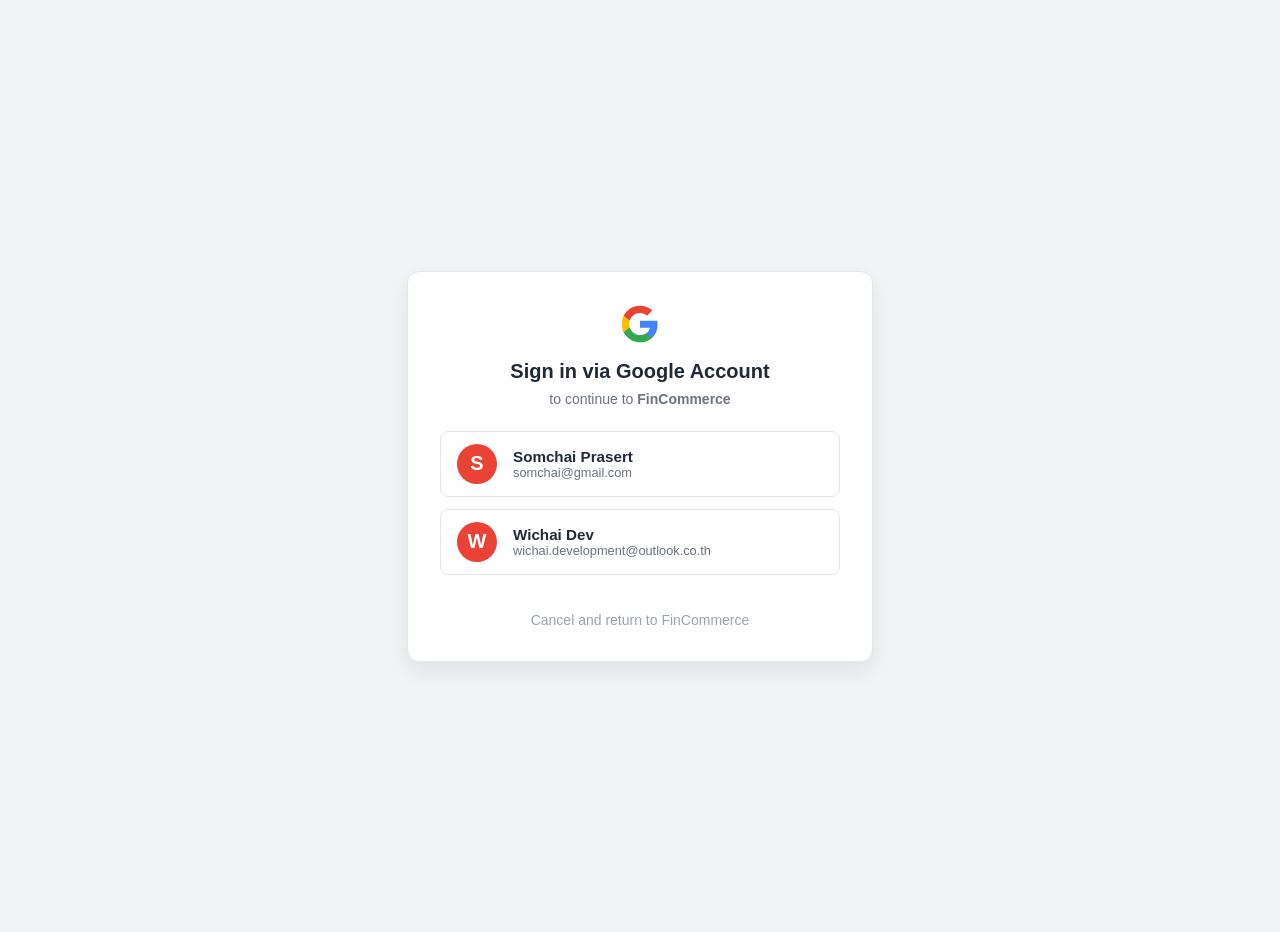
<file: web/oauth_mock.html>
<!DOCTYPE html>
<html lang="en">
<head>
  <meta charset="UTF-8">
  <meta name="viewport" content="width=device-width, initial-scale=1.0">
  <title>Connect Account | Identity Center</title>
  <style>
    body {
      font-family: -apple-system, BlinkMacSystemFont, "Segoe UI", Roboto, Helvetica, Arial, sans-serif;
      background-color: #f3f4f6;
      color: #1f2937;
      display: flex;
      align-items: center;
      justify-content: center;
      min-height: 100vh;
      margin: 0;
      padding: 1rem;
    }
    .oauth-box {
      background: #ffffff;
      border-radius: 12px;
      box-shadow: 0 10px 25px rgba(0, 0, 0, 0.08);
      width: 100%;
      max-width: 400px;
      padding: 2rem;
      text-align: center;
      border: 1px solid #e5e7eb;
    }
    .brand-logo {
      display: inline-flex;
      align-items: center;
      justify-content: center;
      margin-bottom: 1rem;
    }
    .brand-name {
      font-size: 1.25rem;
      font-weight: 600;
      margin-bottom: 0.5rem;
    }
    .brand-desc {
      font-size: 0.875rem;
      color: #6b7280;
      margin-bottom: 1.5rem;
    }
    .profile-card {
      display: flex;
      align-items: center;
      gap: 1rem;
      padding: 0.75rem 1rem;
      border: 1px solid #e5e7eb;
      border-radius: 8px;
      cursor: pointer;
      background: #fff;
      transition: all 0.2s ease;
      text-align: left;
      margin-bottom: 0.75rem;
    }
    .profile-card:hover {
      background: #f9fafb;
      border-color: #d1d5db;
      transform: translateY(-1px);
    }
    .profile-avatar {
      width: 40px;
      height: 40px;
      border-radius: 50%;
      background: #3b82f6;
      color: white;
      display: flex;
      align-items: center;
      justify-content: center;
      font-size: 1.25rem;
      font-weight: bold;
    }
    .profile-info h4 {
      margin: 0;
      font-size: 0.95rem;
      font-weight: 600;
    }
    .profile-info p {
      margin: 0;
      font-size: 0.8rem;
      color: #6b7280;
    }
    .cancel-btn {
      background: none;
      border: none;
      color: #9ca3af;
      cursor: pointer;
      font-size: 0.875rem;
      margin-top: 1.5rem;
      transition: color 0.2s ease;
    }
    .cancel-btn:hover {
      color: #4b5563;
      text-decoration: underline;
    }
  </style>
</head>
<body>

  <div class="oauth-box">
    <div id="brand-logo" class="brand-logo"></div>
    <div id="brand-name" class="brand-name">Sign In</div>
    <div class="brand-desc">to continue to <strong>FinCommerce</strong></div>
    
    <div id="profiles-container">
      <!-- Generated profiles go here -->
    </div>
    
    <button class="cancel-btn" onclick="window.close()">Cancel and return to FinCommerce</button>
  </div>

  <script>
    const urlParams = new URLSearchParams(window.location.search);
    const provider = urlParams.get('provider') || 'google';
    
    const brandLogo = document.getElementById('brand-logo');
    const brandName = document.getElementById('brand-name');
    const profilesContainer = document.getElementById('profiles-container');
    
    const providerConfig = {
      google: { 
        logo: `<svg viewBox="0 0 24 24" width="40" height="40" xmlns="http://www.w3.org/2000/svg">
              <path d="M22.56 12.25c0-.78-.07-1.53-.2-2.25H12v4.26h5.92c-.26 1.37-1.04 2.53-2.21 3.31v2.77h3.57c2.08-1.92 3.28-4.74 3.28-8.09z" fill="#4285F4"/>
              <path d="M12 23c2.97 0 5.46-.98 7.28-2.66l-3.57-2.77c-.98.66-2.23 1.06-3.71 1.06-2.86 0-5.29-1.93-6.16-4.53H2.18v2.84C3.99 20.53 7.7 23 12 23z" fill="#34A853"/>
              <path d="M5.84 14.09c-.22-.66-.35-1.36-.35-2.09s.13-1.43.35-2.09V7.06H2.18C1.43 8.55 1 10.22 1 12s.43 3.45 1.18 4.94l2.85-2.22.81-.63z" fill="#FBBC05"/>
              <path d="M12 5.38c1.62 0 3.06.56 4.21 1.64l3.15-3.15C17.45 2.09 14.97 1 12 1 7.7 1 3.99 3.47 2.18 7.06l3.66 2.84c.87-2.6 3.3-4.52 6.16-4.52z" fill="#EA4335"/>
            </svg>`, 
        name: 'Google Account', bg: '#ea4335' 
      },
      facebook: { 
        logo: `<svg viewBox="0 0 24 24" width="40" height="40" xmlns="http://www.w3.org/2000/svg" fill="#1877F2">
              <path d="M24 12.073c0-6.627-5.373-12-12-12s-12 5.373-12 12c0 5.99 4.388 10.954 10.125 11.854v-8.385H7.078v-3.47h3.047V9.43c0-3.007 1.792-4.669 4.533-4.669 1.312 0 2.686.235 2.686.235v2.953H15.83c-1.491 0-1.956.925-1.956 1.874v2.25h3.328l-.532 3.47h-2.796v8.385C19.612 23.027 24 18.062 24 12.073z"/>
            </svg>`, 
        name: 'Facebook Connect', bg: '#1877f2' 
      },
      tiktok: { 
        logo: `<svg viewBox="0 0 24 24" width="40" height="40" xmlns="http://www.w3.org/2000/svg" fill="#000000">
              <path d="M12.53.02C13.84 0 15.14.01 16.44 0c.08 1.53.63 3.09 1.75 4.17 1.12 1.11 2.7 1.62 4.24 1.79v4.03c-1.44-.07-2.88-.54-4.05-1.4-1.17-.86-1.96-2.18-2.22-3.61-.02 2.44-.01 4.88-.01 7.32 0 1.36-.27 2.77-.92 3.98-.65 1.21-1.68 2.2-2.91 2.77-1.23.57-2.65.77-3.99.57-1.34-.2-2.62-.89-3.56-1.87S3.2 15.22 3.04 13.88c-.16-1.34.02-2.76.57-3.99s1.51-2.28 2.72-2.92c1.21-.64 2.62-.91 3.98-.9v4.14c-1.07-.02-2.18.23-3.06.87-.88.64-1.42 1.7-1.46 2.8-.04 1.1.4 2.22 1.2 2.94.8.72 1.95 1.05 3.01.91 1.06-.14 2.01-.83 2.48-1.79.47-.96.55-2.09.55-3.15V.02h.1z"/>
            </svg>`, 
        name: 'TikTok Partner', bg: '#010101' 
      }
    };
    
    const config = providerConfig[provider] || providerConfig.google;
    
    brandLogo.innerHTML = config.logo;
    brandName.textContent = `Sign in via ${config.name}`;
    
    const mockProfiles = [
      { name: 'Somchai Prasert', email: 'somchai@gmail.com', avatar: 'S' },
      { name: 'Wichai Dev', email: 'wichai.development@outlook.co.th', avatar: 'W' }
    ];
    
    mockProfiles.forEach(profile => {
      const card = document.createElement('div');
      card.className = 'profile-card';
      
      const avatarDiv = document.createElement('div');
      avatarDiv.className = 'profile-avatar';
      avatarDiv.style.backgroundColor = config.bg;
      avatarDiv.textContent = profile.avatar;
      
      const infoDiv = document.createElement('div');
      infoDiv.className = 'profile-info';
      infoDiv.innerHTML = `
        <h4>${profile.name}</h4>
        <p>${profile.email}</p>
      `;
      
      card.appendChild(avatarDiv);
      card.appendChild(infoDiv);
      
      card.addEventListener('click', () => {
        if (window.opener) {
          window.opener.postMessage({
            status: 'SUCCESS',
            provider: provider,
            name: profile.name,
            email: profile.email
          }, '*');
        }
        window.close();
      });
      
      profilesContainer.appendChild(card);
    });
  </script>
</body>
</html>
</file>
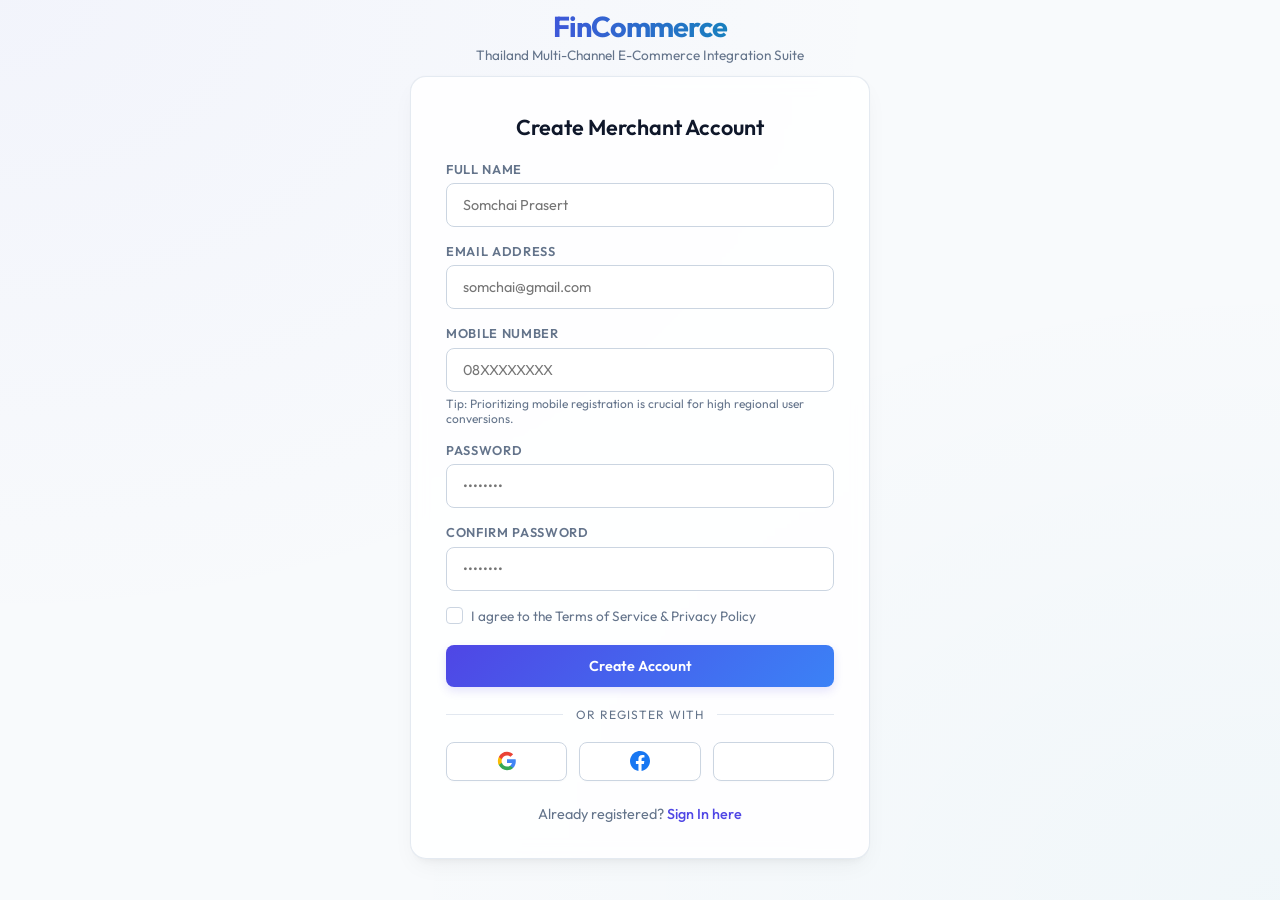
<file: web/register.html>
<!DOCTYPE html>
<html lang="en">
<head>
  <meta charset="UTF-8">
  <meta name="viewport" content="width=device-width, initial-scale=1.0">
  <meta name="description" content="Register an account on FinCommerce to connect your Shopee, Lazada, and TikTok shop fronts in Thailand. Manage inventory and pricing from a single dashboard.">
  <title>Register | FinCommerce - Multi-Channel Thailand E-Commerce Merchant SaaS</title>
  
  <link rel="stylesheet" href="styles.css">
</head>
<body>

  <!-- Header Section -->
  <header>
    <h1>FinCommerce</h1>
    <p>Thailand Multi-Channel E-Commerce Integration Suite</p>
  </header>

  <!-- Main Register Container -->
  <main class="main-container">
    
    <!-- Registration Card -->
    <section class="glass-card" id="register-card">
      <h2 class="card-title">Create Merchant Account</h2>
      
      <form id="register-form">
        <!-- Full Name -->
        <div class="form-group">
          <label for="fullname" class="form-label">Full Name</label>
          <div class="input-wrapper">
            <input type="text" id="fullname" class="form-input" placeholder="Somchai Prasert" required>
          </div>
        </div>

        <!-- Email Address -->
        <div class="form-group">
          <label for="reg-email" class="form-label">Email Address</label>
          <div class="input-wrapper">
            <input type="email" id="reg-email" class="form-input" placeholder="somchai@gmail.com" required>
          </div>
          <span id="reg-email-error" class="feedback-msg"></span>
        </div>

        <!-- Thailand Mobile Number -->
        <div class="form-group">
          <label for="reg-phone" class="form-label">Mobile Number</label>
          <div class="input-wrapper">
            <input type="tel" id="reg-phone" class="form-input" placeholder="08XXXXXXXX" required>
          </div>
          <span id="reg-phone-error" class="feedback-msg"></span>
          <span style="font-size: 0.75rem; color: var(--color-text-muted); display: block; margin-top: 0.25rem;">
            Tip: Prioritizing mobile registration is crucial for high regional user conversions.
          </span>
        </div>

        <!-- Password -->
        <div class="form-group">
          <label for="reg-password" class="form-label">Password</label>
          <div class="input-wrapper">
            <input type="password" id="reg-password" class="form-input" placeholder="••••••••" required>
          </div>
          <!-- Strength Visual Progress Meter -->
          <div class="pwd-strength-container" id="reg-pwd-strength-container">
            <div class="pwd-strength-bar" id="reg-pwd-strength-bar"></div>
          </div>
          <!-- Strength text details -->
          <span id="pwd-strength-msg" class="feedback-msg"></span>
          <span id="pwd-leak-msg" class="feedback-msg"></span>
        </div>

        <!-- Confirm Password -->
        <div class="form-group">
          <label for="reg-password-confirm" class="form-label">Confirm Password</label>
          <div class="input-wrapper">
            <input type="password" id="reg-password-confirm" class="form-input" placeholder="••••••••" required>
          </div>
          <span id="pwd-confirm-error" class="feedback-msg"></span>
        </div>

        <!-- Terms and Conditions checkbox -->
        <div class="form-footer" style="justify-content: flex-start;">
          <label class="checkbox-container">
            <input type="checkbox" required>
            <span class="checkmark"></span>
            I agree to the Terms of Service & Privacy Policy
          </label>
        </div>

        <!-- Register Action -->
        <button type="submit" id="reg-btn" class="btn btn-primary">Create Account</button>
      </form>

      <div class="divider">Or Register With</div>

      <!-- Social Sign Ups (Google, Facebook, TikTok with inline SVGs) -->
      <div class="social-grid">
        <button type="button" class="social-btn google" data-provider="google" title="Register with Google">
          <svg viewBox="0 0 24 24" width="20" height="20" xmlns="http://www.w3.org/2000/svg">
            <path d="M22.56 12.25c0-.78-.07-1.53-.2-2.25H12v4.26h5.92c-.26 1.37-1.04 2.53-2.21 3.31v2.77h3.57c2.08-1.92 3.28-4.74 3.28-8.09z" fill="#4285F4"/>
            <path d="M12 23c2.97 0 5.46-.98 7.28-2.66l-3.57-2.77c-.98.66-2.23 1.06-3.71 1.06-2.86 0-5.29-1.93-6.16-4.53H2.18v2.84C3.99 20.53 7.7 23 12 23z" fill="#34A853"/>
            <path d="M5.84 14.09c-.22-.66-.35-1.36-.35-2.09s.13-1.43.35-2.09V7.06H2.18C1.43 8.55 1 10.22 1 12s.43 3.45 1.18 4.94l2.85-2.22.81-.63z" fill="#FBBC05"/>
            <path d="M12 5.38c1.62 0 3.06.56 4.21 1.64l3.15-3.15C17.45 2.09 14.97 1 12 1 7.7 1 3.99 3.47 2.18 7.06l3.66 2.84c.87-2.6 3.3-4.52 6.16-4.52z" fill="#EA4335"/>
          </svg>
        </button>
        <button type="button" class="social-btn facebook" data-provider="facebook" title="Register with Facebook">
          <svg viewBox="0 0 24 24" width="20" height="20" xmlns="http://www.w3.org/2000/svg" fill="#1877F2">
            <path d="M24 12.073c0-6.627-5.373-12-12-12s-12 5.373-12 12c0 5.99 4.388 10.954 10.125 11.854v-8.385H7.078v-3.47h3.047V9.43c0-3.007 1.792-4.669 4.533-4.669 1.312 0 2.686.235 2.686.235v2.953H15.83c-1.491 0-1.956.925-1.956 1.874v2.25h3.328l-.532 3.47h-2.796v8.385C19.612 23.027 24 18.062 24 12.073z"/>
          </svg>
        </button>
        <button type="button" class="social-btn tiktok" data-provider="tiktok" title="Register with TikTok">
          <svg viewBox="0 0 24 24" width="20" height="20" xmlns="http://www.w3.org/2000/svg" fill="#FFFFFF">
            <path d="M12.53.02C13.84 0 15.14.01 16.44 0c.08 1.53.63 3.09 1.75 4.17 1.12 1.11 2.7 1.62 4.24 1.79v4.03c-1.44-.07-2.88-.54-4.05-1.4-1.17-.86-1.96-2.18-2.22-3.61-.02 2.44-.01 4.88-.01 7.32 0 1.36-.27 2.77-.92 3.98-.65 1.21-1.68 2.2-2.91 2.77-1.23.57-2.65.77-3.99.57-1.34-.2-2.62-.89-3.56-1.87S3.2 15.22 3.04 13.88c-.16-1.34.02-2.76.57-3.99s1.51-2.28 2.72-2.92c1.21-.64 2.62-.91 3.98-.9v4.14c-1.07-.02-2.18.23-3.06.87-.88.64-1.42 1.7-1.46 2.8-.04 1.1.4 2.22 1.2 2.94.8.72 1.95 1.05 3.01.91 1.06-.14 2.01-.83 2.48-1.79.47-.96.55-2.09.55-3.15V.02h.1z"/>
          </svg>
        </button>
      </div>

      <p style="text-align: center; font-size: 0.9rem; color: var(--color-text-muted); margin-top: 1.5rem;">
        Already registered? <a href="index.html" class="forgot-link">Sign In here</a>
      </p>
    </section>

  </main>

  <!-- Script Injection -->
  <script src="app.js"></script>
</body>
</html>
</file>
<file: web/styles.css>
@import url('https://fonts.googleapis.com/css2?family=Outfit:wght@300;400;500;600;700&display=swap');

:root {
  --bg-primary: #f8fafc; /* Slate-50 (Easy-going light background) */
  --bg-secondary: #ffffff;
  --glass-bg: rgba(255, 255, 255, 0.85);
  --glass-border: rgba(226, 232, 240, 0.9); /* Slate-200 border */
  --glow-primary: rgba(99, 102, 241, 0.02);
  
  --color-primary: #4f46e5; /* Indigo-600 */
  --color-primary-hover: #4338ca;
  --color-secondary: #0891b2; /* Cyan-600 */
  --color-success: #059669; /* Emerald-600 */
  --color-error: #dc2626; /* Red-600 */
  --color-warning: #d97706; /* Amber-600 */
  --color-text-main: #0f172a; /* Slate-900 (Dark charcoal) */
  --color-text-muted: #64748b; /* Slate-500 */
  
  --transition-smooth: all 0.25s cubic-bezier(0.4, 0, 0.2, 1);
}

* {
  box-sizing: border-box;
  margin: 0;
  padding: 0;
}

body {
  font-family: 'Outfit', sans-serif;
  background-color: var(--bg-primary);
  background-image: 
    radial-gradient(at 0% 0%, rgba(99, 102, 241, 0.04) 0px, transparent 50%),
    radial-gradient(at 100% 100%, rgba(8, 145, 178, 0.03) 0px, transparent 50%);
  color: var(--color-text-main);
  min-height: 100vh;
  display: flex;
  flex-direction: column;
  align-items: center;
  justify-content: flex-start;
  padding: 0.5rem 1rem;
  overflow-x: hidden;
}

/* Scrollbar styling */
::-webkit-scrollbar {
  width: 6px;
}
::-webkit-scrollbar-track {
  background: var(--bg-primary);
}
::-webkit-scrollbar-thumb {
  background: #cbd5e1;
  border-radius: 4px;
}
::-webkit-scrollbar-thumb:hover {
  background: var(--color-primary);
}

header {
  margin-bottom: 0.75rem;
  text-align: center;
  animation: fadeInDown 0.8s ease;
}

header h1 {
  font-size: 1.8rem;
  font-weight: 700;
  letter-spacing: -0.04em;
  background: linear-gradient(to right, #4f46e5, #0891b2);
  -webkit-background-clip: text;
  -webkit-text-fill-color: transparent;
  display: flex;
  align-items: center;
  justify-content: center;
  gap: 0.5rem;
}

header p {
  color: var(--color-text-muted);
  font-size: 0.85rem;
  margin-top: 0.15rem;
}

.main-container {
  display: flex;
  flex-direction: column;
  align-items: center;
  width: 100%;
  max-width: 1100px;
  gap: 0.5rem;
  animation: fadeInUp 0.8s ease;
}

/* Glass Card */
.glass-card {
  background: var(--glass-bg);
  backdrop-filter: blur(8px);
  -webkit-backdrop-filter: blur(8px);
  border: 1px solid var(--glass-border);
  border-radius: 16px;
  padding: 2.2rem;
  width: 100%;
  max-width: 460px;
  box-shadow: 0 10px 25px -5px rgba(0, 0, 0, 0.05), 
              0 8px 10px -6px rgba(0, 0, 0, 0.05),
              0 0 1px rgba(0, 0, 0, 0.1);
  position: relative;
  overflow: hidden;
}

.card-title {
  font-size: 1.35rem;
  font-weight: 600;
  margin-bottom: 1.25rem;
  text-align: center;
  color: var(--color-text-main);
}

/* Form inputs */
.form-group {
  margin-bottom: 1rem;
  position: relative;
}

.form-label {
  display: block;
  font-size: 0.8rem;
  font-weight: 600;
  color: var(--color-text-muted);
  margin-bottom: 0.4rem;
  text-transform: uppercase;
  letter-spacing: 0.05em;
}

.input-wrapper {
  position: relative;
  display: flex;
  align-items: center;
}

.form-input {
  width: 100%;
  background: #ffffff;
  border: 1.5px solid #cbd5e1; /* Slate-300 */
  border-radius: 8px;
  padding: 0.75rem 1rem;
  color: var(--color-text-main);
  font-family: inherit;
  font-size: 0.9rem;
  transition: var(--transition-smooth);
}

.form-input:focus {
  outline: none;
  border-color: var(--color-primary);
  box-shadow: 0 0 0 3px rgba(99, 102, 241, 0.15);
  background: #ffffff;
}

/* Password Visibility Toggle */
.input-icon-btn {
  position: absolute;
  right: 0.85rem;
  background: none;
  border: none;
  color: var(--color-text-muted);
  cursor: pointer;
  display: flex;
  align-items: center;
  font-size: 1.1rem;
  transition: var(--transition-smooth);
}

.input-icon-btn:hover {
  color: var(--color-text-main);
}

/* Password Strength Bar */
.pwd-strength-container {
  height: 4px;
  background: #e2e8f0;
  border-radius: 2px;
  margin-top: 0.5rem;
  overflow: hidden;
  display: none;
}

.pwd-strength-container.active {
  display: block;
}

.pwd-strength-bar {
  height: 100%;
  width: 0%;
  background-color: var(--color-error);
  transition: var(--transition-smooth);
}

/* Input feedback states */
.feedback-msg {
  font-size: 0.75rem;
  margin-top: 0.35rem;
  display: none;
  animation: fadeIn 0.3s ease;
}

.feedback-msg.error {
  color: var(--color-error);
  display: block;
}

.feedback-msg.success {
  color: var(--color-success);
  display: block;
}

.feedback-msg.warning {
  color: var(--color-warning);
  display: block;
}

/* Remember me & Forgot layout */
.form-footer {
  display: flex;
  align-items: center;
  justify-content: space-between;
  margin-top: 1rem;
  margin-bottom: 1.25rem;
  font-size: 0.85rem;
}

.checkbox-container {
  display: flex;
  align-items: center;
  cursor: pointer;
  color: var(--color-text-muted);
  user-select: none;
}

.checkbox-container input {
  display: none;
}

.checkmark {
  width: 17px;
  height: 17px;
  border: 1.5px solid #cbd5e1;
  border-radius: 4px;
  margin-right: 0.5rem;
  display: inline-block;
  position: relative;
  transition: var(--transition-smooth);
  background: #ffffff;
}

.checkbox-container:hover input ~ .checkmark {
  border-color: var(--color-primary);
}

.checkbox-container input:checked ~ .checkmark {
  background-color: var(--color-primary);
  border-color: var(--color-primary);
}

.checkmark::after {
  content: "";
  position: absolute;
  display: none;
  left: 5px;
  top: 1px;
  width: 4px;
  height: 9px;
  border: solid white;
  border-width: 0 2px 2px 0;
  transform: rotate(45deg);
}

.checkbox-container input:checked ~ .checkmark::after {
  display: block;
}

.forgot-link {
  color: var(--color-primary);
  text-decoration: none;
  font-weight: 500;
  transition: var(--transition-smooth);
  cursor: pointer;
}

.forgot-link:hover {
  color: var(--color-primary-hover);
  text-decoration: underline;
}

/* Buttons */
.btn {
  width: 100%;
  padding: 0.75rem 1.25rem;
  border-radius: 8px;
  font-family: inherit;
  font-size: 0.9rem;
  font-weight: 600;
  cursor: pointer;
  transition: var(--transition-smooth);
  display: flex;
  align-items: center;
  justify-content: center;
  gap: 0.5rem;
  border: none;
}

.btn-primary {
  background: linear-gradient(135deg, var(--color-primary), #3b82f6);
  color: #fff;
  box-shadow: 0 4px 10px rgba(79, 70, 229, 0.15);
}

.btn-primary:hover {
  transform: translateY(-1px);
  box-shadow: 0 6px 14px rgba(79, 70, 229, 0.25);
}

.btn-primary:active {
  transform: translateY(0);
}

.btn-primary:disabled {
  background: #e2e8f0;
  color: #94a3b8;
  cursor: not-allowed;
  box-shadow: none;
  transform: none;
}

.btn-secondary {
  background: #ffffff;
  border: 1.5px solid #cbd5e1;
  color: #334155;
  margin-top: 0.65rem;
  box-shadow: 0 1px 2px rgba(0,0,0,0.05);
}

.btn-secondary:hover {
  background: #f8fafc;
  border-color: #94a3b8;
}

/* Dividers */
.divider {
  display: flex;
  align-items: center;
  margin: 1.25rem 0;
  color: var(--color-text-muted);
  font-size: 0.75rem;
  text-transform: uppercase;
  letter-spacing: 0.08em;
}

.divider::before, .divider::after {
  content: '';
  flex: 1;
  height: 1px;
  background: #e2e8f0;
}

.divider::before {
  margin-right: 0.85rem;
}

.divider::after {
  margin-left: 0.85rem;
}

/* Social Buttons Grid */
.social-grid {
  display: grid;
  grid-template-columns: repeat(3, 1fr);
  gap: 0.75rem;
  margin-bottom: 1.25rem;
}

.social-btn {
  background: #ffffff;
  border: 1.5px solid #cbd5e1;
  border-radius: 8px;
  padding: 0.55rem;
  cursor: pointer;
  transition: var(--transition-smooth);
  display: flex;
  align-items: center;
  justify-content: center;
  font-size: 1.25rem;
  color: var(--color-text-main);
  box-shadow: 0 1px 2px rgba(0,0,0,0.02);
}

.social-btn:hover {
  background: #f8fafc;
  border-color: var(--color-primary);
  transform: translateY(-1px);
  box-shadow: 0 4px 6px -1px rgba(0, 0, 0, 0.05);
}

/* Brand colors border overlays */
.social-btn.facebook:hover { border-color: #1877f2; }
.social-btn.google:hover { border-color: #ea4335; }
.social-btn.tiktok:hover { border-color: #000000; }

/* OAuth Profile Badge */
.profile-badge {
  display: flex;
  align-items: center;
  gap: 0.75rem;
  background: #f1f5f9;
  border: 1px solid var(--glass-border);
  border-radius: 8px;
  padding: 0.65rem 0.85rem;
  margin-bottom: 1.25rem;
  animation: fadeIn 0.4s ease;
}

.profile-badge-avatar {
  width: 32px;
  height: 32px;
  border-radius: 50%;
  background: var(--color-primary);
  color: white;
  display: flex;
  align-items: center;
  justify-content: center;
  font-weight: 600;
  font-size: 1rem;
}

.profile-badge-info h4 {
  font-size: 0.85rem;
  font-weight: 600;
}

.profile-badge-info p {
  font-size: 0.7rem;
  color: var(--color-text-muted);
}

/* OTP Digits grid */
.otp-container {
  display: flex;
  justify-content: space-between;
  gap: 0.5rem;
  margin: 1.25rem 0;
}

.otp-input {
  width: 48px;
  height: 50px;
  background: #ffffff;
  border: 1.5px solid #cbd5e1;
  border-radius: 8px;
  text-align: center;
  font-size: 1.35rem;
  font-weight: 600;
  color: var(--color-text-main);
  transition: var(--transition-smooth);
}

.otp-input:focus {
  outline: none;
  border-color: var(--color-secondary);
  box-shadow: 0 0 0 3px rgba(8, 145, 178, 0.15);
}

/* Smart Device Session Console */
.device-manager-card {
  width: 100%;
  max-width: 900px;
  background: #ffffff;
  border: 1px solid var(--glass-border);
  border-radius: 16px;
  padding: 1.5rem;
  box-shadow: 0 4px 6px -1px rgba(0, 0, 0, 0.05), 0 2px 4px -1px rgba(0, 0, 0, 0.03);
}

.device-list {
  display: grid;
  grid-template-columns: 1fr;
  gap: 0.75rem;
  margin-top: 1.25rem;
}

.device-item {
  display: flex;
  justify-content: space-between;
  align-items: center;
  padding: 0.85rem 1rem;
  background: #f8fafc;
  border: 1px solid #e2e8f0;
  border-radius: 10px;
  transition: var(--transition-smooth);
}

.device-item:hover {
  border-color: #cbd5e1;
  background: #f1f5f9;
}

.device-details {
  display: flex;
  align-items: center;
  gap: 0.85rem;
}

.device-icon {
  font-size: 1.35rem;
  color: var(--color-secondary);
  background: #ecfeff;
  padding: 0.5rem;
  border-radius: 6px;
  border: 1px solid #cffafe;
}

.device-info h4 {
  font-size: 0.9rem;
  font-weight: 600;
  color: var(--color-text-main);
}

.device-info p {
  font-size: 0.75rem;
  color: var(--color-text-muted);
}

.status-badge {
  display: inline-block;
  padding: 0.15rem 0.4rem;
  font-size: 0.65rem;
  border-radius: 4px;
  font-weight: 600;
  margin-left: 0.4rem;
}

.status-badge.current {
  background: #ecfdf5;
  color: var(--color-success);
  border: 1px solid #a7f3d0;
}

.status-badge.remote {
  background: #e0e7ff;
  color: var(--color-primary);
  border: 1px solid #c7d2fe;
}

.revoke-btn {
  background: #fef2f2;
  color: var(--color-error);
  border: 1px solid #fee2e2;
  padding: 0.4rem 0.75rem;
  border-radius: 6px;
  cursor: pointer;
  font-size: 0.8rem;
  font-weight: 500;
  font-family: inherit;
  transition: var(--transition-smooth);
}

.revoke-btn:hover {
  background: var(--color-error);
  color: #fff;
  box-shadow: 0 4px 6px -1px rgba(220, 38, 38, 0.15);
}

/* Captcha Trigger Panel */
.captcha-container {
  display: none;
  background: #fffbeb;
  border: 1.5px solid var(--color-warning);
  border-radius: 8px;
  padding: 0.75rem;
  margin-bottom: 1rem;
  align-items: center;
  justify-content: space-between;
  animation: shake 0.4s ease;
}

.captcha-container.active {
  display: flex;
}

/* Recovery Modals overlay */
.modal-overlay {
  position: fixed;
  top: 0;
  left: 0;
  width: 100%;
  height: 100%;
  background: rgba(15, 23, 42, 0.35); /* Soft slate overlay */
  backdrop-filter: blur(4px);
  -webkit-backdrop-filter: blur(4px);
  z-index: 1000;
  display: none;
  align-items: center;
  justify-content: center;
  padding: 1rem;
  animation: fadeIn 0.25s ease;
}

.modal-overlay.active {
  display: flex;
}

.modal-content {
  background: #ffffff;
  border: 1px solid var(--glass-border);
  box-shadow: 0 20px 25px -5px rgba(0, 0, 0, 0.1), 0 10px 10px -5px rgba(0, 0, 0, 0.04);
  border-radius: 16px;
  padding: 1.75rem;
  width: 100%;
  max-width: 420px;
  position: relative;
}

.modal-close-btn {
  position: absolute;
  top: 0.85rem;
  right: 1.1rem;
  background: none;
  border: none;
  color: var(--color-text-muted);
  font-size: 1.35rem;
  cursor: pointer;
  transition: var(--transition-smooth);
}

.modal-close-btn:hover {
  color: var(--color-text-main);
}

.tab-nav {
  display: flex;
  gap: 1rem;
  margin-bottom: 1.25rem;
  border-bottom: 1px solid #e2e8f0;
  padding-bottom: 0.4rem;
}

.tab-btn {
  background: none;
  border: none;
  color: var(--color-text-muted);
  font-family: inherit;
  font-size: 0.85rem;
  font-weight: 600;
  cursor: pointer;
  padding-bottom: 0.4rem;
  position: relative;
  transition: var(--transition-smooth);
}

.tab-btn.active {
  color: var(--color-primary);
}

.tab-btn.active::after {
  content: '';
  position: absolute;
  bottom: -1px;
  left: 0;
  width: 100%;
  height: 2px;
  background: var(--color-primary);
}

.modal-panel {
  display: none;
}

.modal-panel.active {
  display: block;
  animation: fadeIn 0.25s ease;
}

/* View transitions panel */
.view-panel {
  display: none;
}

.view-panel.active {
  display: block;
  animation: fadeIn 0.3s ease;
}

/* ==========================================
   SECTION 3: SaaS DASHBOARD LIGHT THEME OVERRIDES
   ========================================== */

/* Dashboard Layout */
.dashboard-layout {
  background: #ffffff !important;
  border: 1px solid #e2e8f0 !important;
  box-shadow: 0 10px 30px rgba(15, 23, 42, 0.05), 
              0 0 1px rgba(15, 23, 42, 0.1) !important;
}

.sidebar {
  background: #f8fafc !important; /* Slate-50 Sidebar */
  border-right: 1px solid #e2e8f0 !important;
}

.channel-status-box {
  background: #ffffff !important;
  border: 1px solid #e2e8f0 !important;
  box-shadow: 0 1px 3px rgba(0,0,0,0.02) !important;
}

.channel-indicator span {
  color: var(--color-text-muted);
}

.metric-card {
  background: #ffffff !important;
  border: 1px solid #e2e8f0 !important;
  box-shadow: 0 1px 3px rgba(0,0,0,0.02) !important;
}

.chart-container {
  background: #ffffff !important;
  border: 1px solid #e2e8f0 !important;
}

.chart-wrapper svg line {
  stroke: rgba(15, 23, 42, 0.06) !important; /* Light grid lines */
}

.data-table-container {
  background: #ffffff !important;
  border: 1px solid #e2e8f0 !important;
}

.data-table th {
  background: #f1f5f9 !important; /* Light slate table headers */
  color: var(--color-text-main) !important;
  border-bottom: 1.5px solid #cbd5e1 !important;
}

.data-table td {
  border-bottom: 1px solid #e2e8f0 !important;
  color: #334155 !important;
}

.data-table tr:hover td {
  background: #f8fafc !important;
  color: var(--color-text-main) !important;
}

.table-mapping-box {
  background: #e2e8f0 !important;
  color: #475569 !important;
  border: 1px solid #cbd5e1;
}

.print-console {
  background: #0f172a !important; /* Dark Slate console for CLI syntax highlighting readability */
  border: 1px solid #1e293b !important;
  box-shadow: inset 0 2px 4px rgba(0,0,0,0.3);
}

.calc-result-box {
  background: #f5f3ff !important; /* Soft violet background */
  border: 1.5px dashed #c7d2fe !important;
}

.calc-slider {
  background: #e2e8f0 !important;
}

/* Keyframes */
@keyframes fadeIn {
  from { opacity: 0; transform: translateY(3px); }
  to { opacity: 1; transform: translateY(0); }
}

@keyframes fadeInUp {
  from { opacity: 0; transform: translateY(12px); }
  to { opacity: 1; transform: translateY(0); }
}

@keyframes fadeInDown {
  from { opacity: 0; transform: translateY(-12px); }
  to { opacity: 1; transform: translateY(0); }
}

@keyframes wave {
  0% { left: -100%; }
  100% { left: 100%; }
}

@keyframes shake {
  0%, 100% { transform: translateX(0); }
  25% { transform: translateX(-4px); }
  75% { transform: translateX(4px); }
}

/* Responsive styling */
@media (max-width: 768px) {
  .dashboard-layout {
    flex-direction: column;
  }
  
  .sidebar {
    width: 100%;
    border-right: none;
    border-bottom: 1px solid var(--glass-border);
    padding: 1.25rem;
  }
  
  .content-area {
    padding: 1.25rem;
  }
  
  .calculator-grid {
    grid-template-columns: 1fr;
  }
}

@media (max-width: 600px) {
  body {
    padding: 1rem 0.5rem;
  }
  
  header h1 {
    font-size: 2rem;
  }
  
  .glass-card {
    padding: 1.5rem;
  }
}

/* Billing pricing cards details */
#panel-billing .metric-card {
  transition: transform 0.3s ease, box-shadow 0.3s ease;
}
#panel-billing .metric-card:hover {
  transform: translateY(-4px);
  box-shadow: 0 10px 20px rgba(0,0,0,0.05) !important;
}

/* Active plan button */
#panel-billing button:disabled {
  background: var(--color-bg-dark) !important;
  color: var(--color-text-muted) !important;
  border-color: var(--glass-border) !important;
  cursor: not-allowed;
}

/* Payment gateway tabs */
.tab-nav {
  display: flex;
  gap: 0.5rem;
  border-bottom: 1.5px solid var(--glass-border);
  padding-bottom: 0.25rem;
}

.tab-btn {
  background: none;
  border: none;
  padding: 0.5rem 1rem;
  font-size: 0.85rem;
  color: var(--color-text-muted);
  cursor: pointer;
  border-bottom: 2px solid transparent;
  transition: var(--transition-smooth);
}

.tab-btn.active {
  color: var(--color-primary);
  border-bottom-color: var(--color-primary);
  font-weight: 600;
}

/* Modal Panels */
.modal-panel {
  display: none;
  animation: fadeIn 0.3s ease;
}

.modal-panel.active {
  display: block;
}

/* Pulse Animation for QR Webhook Listening */
@keyframes pulse {
  0%, 100% { opacity: 0.7; }
  50% { opacity: 1; }
}

#qr-status-label {
  animation: pulse 1.5s infinite ease-in-out;
}

/* Password Strength Bar Meters inside profile */
#profile-strength-bars div {
  transition: background-color 0.3s ease;
}

/* Chatbot container styles */
#chatbot-container {
  display: block;
}

#chatbot-bubble:hover {
  transform: scale(1.06);
}

#chatbot-window {
  display: none;
  animation: slideUp 0.3s cubic-bezier(0.16, 1, 0.3, 1);
}

@keyframes slideUp {
  from {
    transform: translateY(20px);
    opacity: 0;
  }
  to {
    transform: translateY(0);
    opacity: 1;
  }
}
</file>
